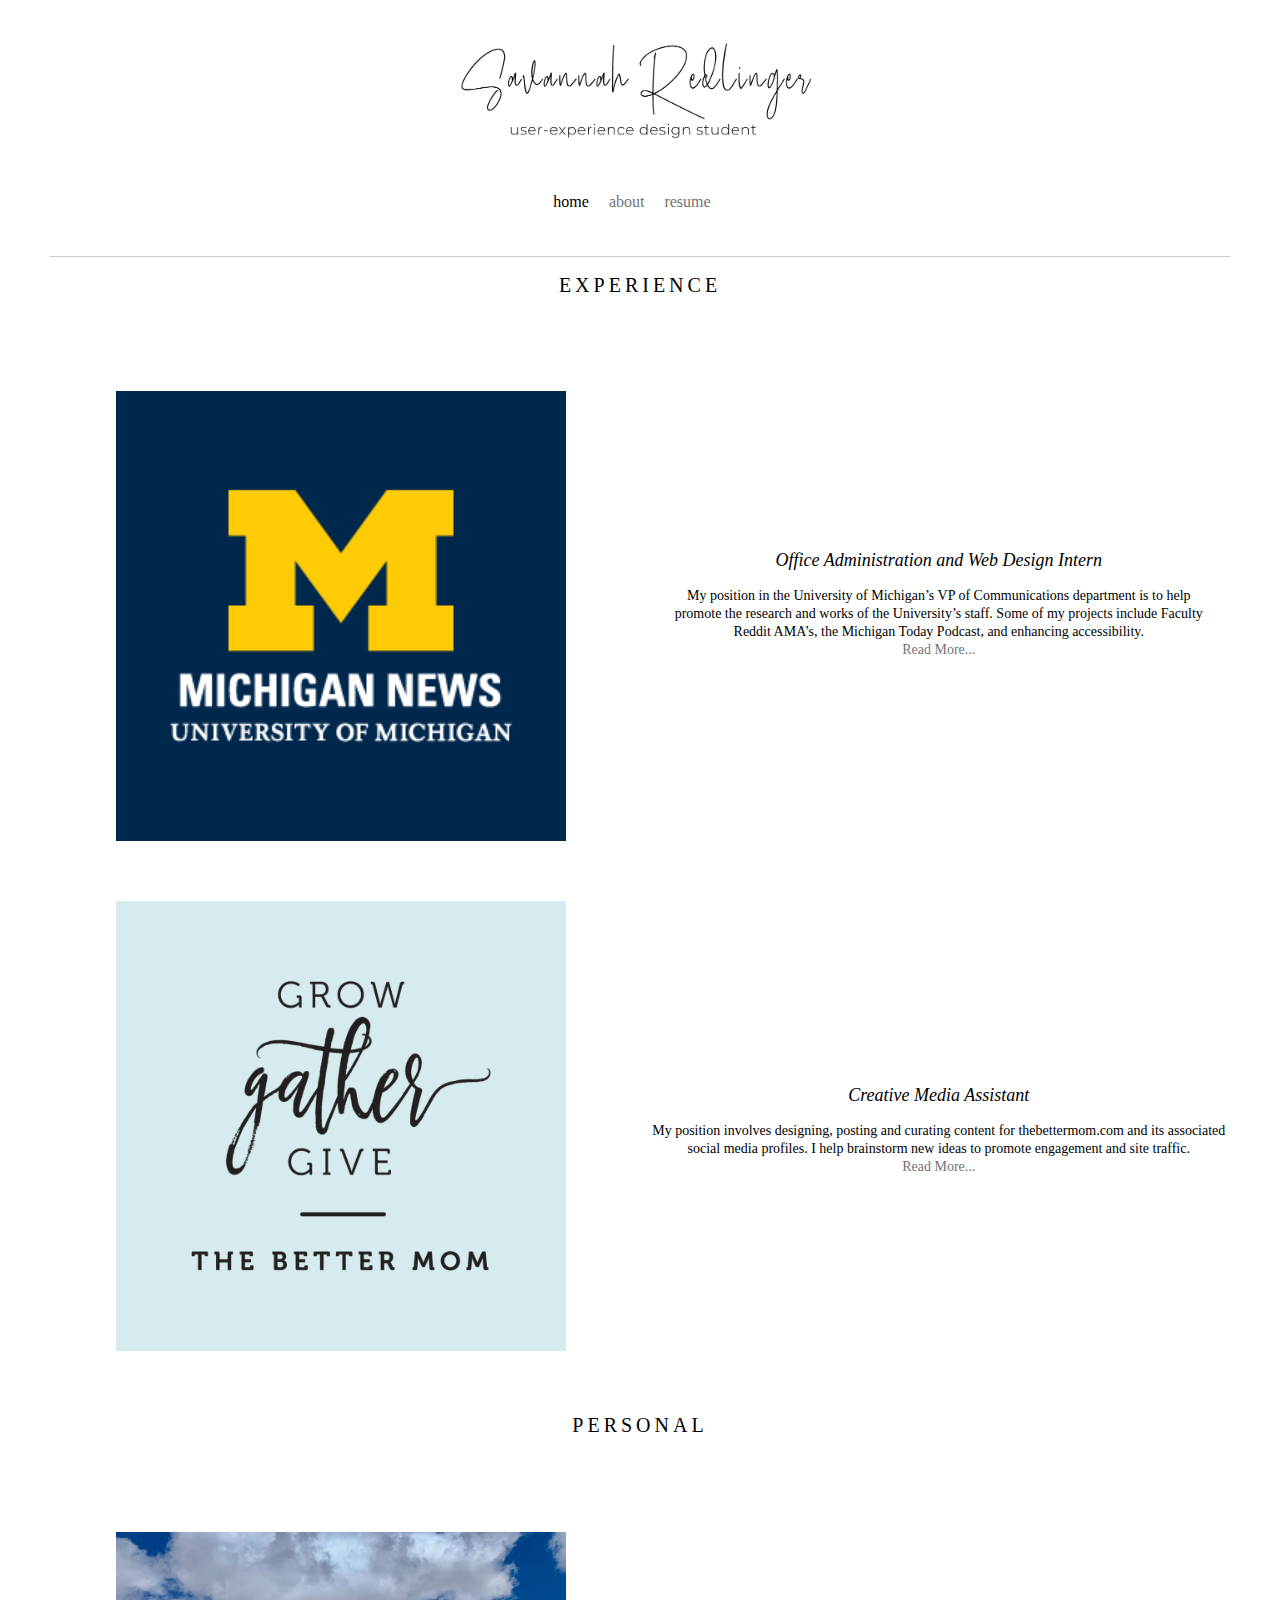
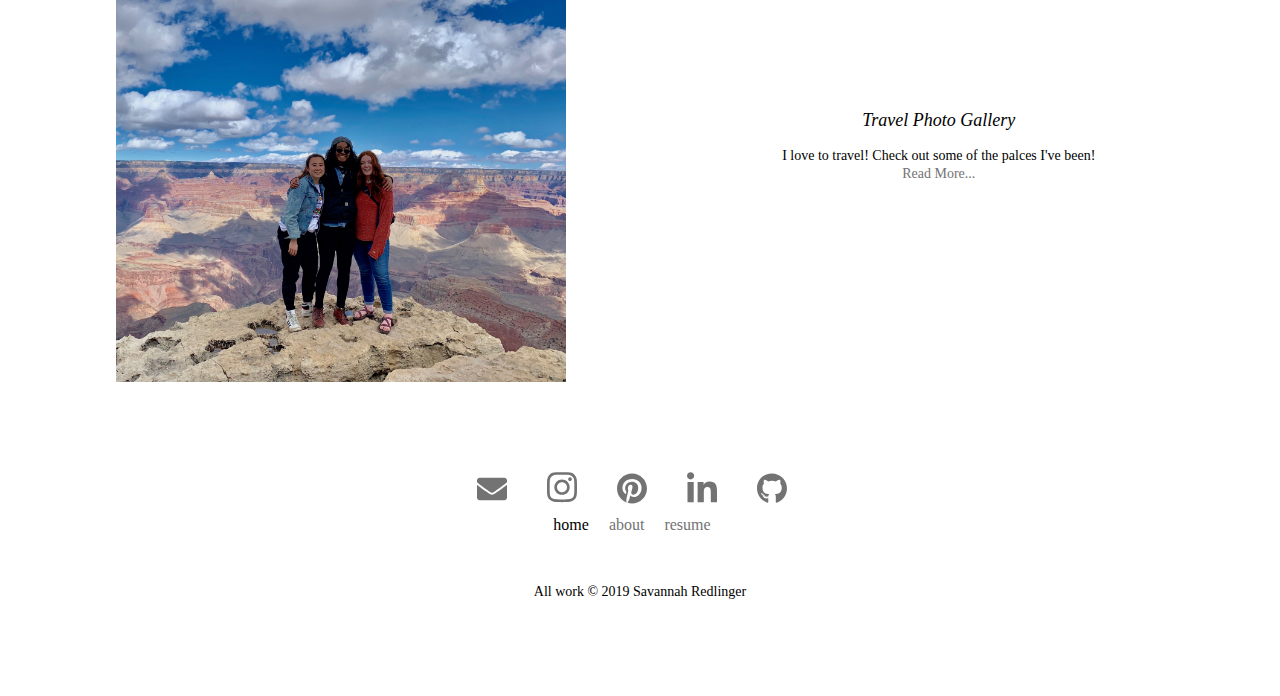
<file: index.html>
<!DOCTYPE html>
<html lang="en">
<head>
    <meta charset="UTF-8">
    <meta name="viewport" content="width=device-width, initial-scale=1.0">
    <link rel="stylesheet" type="text/css" href="css/html5reset.css">
    <link rel="stylesheet" type="text/css" href="css/style.css">
    <title> Savannah Redlinger - Home</title>
</head>
<body>
        <div class="skip"><a href="#main">Skip to Main Content</a></div>
    <div class= "container">
    <header>
        <div class = "branding"> 
                <a href="index.html" rel="home">
                    <img src="images/portfoliologo.png" alt = "savannah redlinger ux design student">
                </a>
            </div>
          
        <nav class = "top navigation">
            <ul class = "menu" >
                    <li class="menu-item is-active">
                        <a href="index.html">home</a>
                    </li>
                    <li class="menu-item">
                        <a href="about.html">about</a>
                    </li>
            
                    <li class="menu-item">
                        <a href="resume.html" >resume</a>
                    </li>
            </ul>
        </nav>
            </header>
        <br>
    <main id="main">
        <div class = "directory">
        <hr>
        <h1>EXPERIENCE</h1>
            <div class= "michnews">
            <a href="michnews.html">
                    <img src="images/michnewslogo.png" alt="Michigan News: University of Michigan">
                </a>
                <div class= "newstext">
                <h2>Office Administration and Web Design Intern</h2>
                <p>My position in the University of Michigan’s VP of Communications department is to help promote the research and works of the University’s staff. Some of my projects include Faculty Reddit AMA’s, the Michigan Today Podcast, and enhancing accessibility. <br><a href="michnews.html" > Read More...</a></p>
                </div>
            </div>
            <div class= "thebettermom">
                    <a href="thebettermom.html">
                            <img src="images/tbmlogo.png" alt="the better mom: grow, gather, give.">
                        </a>
                        <div class= "tbmtext">
                        <h2>Creative Media Assistant</h2>
                        <p>My position involves designing, posting and curating content for thebettermom.com and its associated social media profiles. I help brainstorm new ideas to promote engagement and site traffic.<br><a href="thebettermom.html" > Read More...</a></p>
                        </div>
                    </div>
        <div class = "personal">
                <h1>PERSONAL</h1>
                <div class= "diy">
                        <a href="personal.html">
                                <img src="images/canyonfront.jpeg" alt="me lauren and hannah at the grand canyon">
                            </a>
                            <div class= "diytext">
                            <h2>Travel Photo Gallery </h2>
                            <p>I love to travel! Check out some of the palces I've been! <br><a href="personal.html" > Read More...</a></p>
                            </div>
                </div>
            </div>
        </div>
    </main>

</body>
<footer class="footer cf" role="contentinfo">
        <div class="wrap wide">
    
    
          <nav class="navigation column" role="navigation">
                <ul class="social-buttons">
                        <li class="social-item"><a href="mailto:savriley@umich.edu" aria-label = "email icon"><svg class="svg-inline--fa fa-envelope fa-w-16" aria-hidden="true" data-fa-processed="" data-prefix="fas" data-icon="envelope" role="img" xmlns="http://www.w3.org/2000/svg" viewBox="0 0 512 512"><path fill="currentColor" d="M502.3 190.8c3.9-3.1 9.7-.2 9.7 4.7V400c0 26.5-21.5 48-48 48H48c-26.5 0-48-21.5-48-48V195.6c0-5 5.7-7.8 9.7-4.7 22.4 17.4 52.1 39.5 154.1 113.6 21.1 15.4 56.7 47.8 92.2 47.6 35.7.3 72-32.8 92.3-47.6 102-74.1 131.6-96.3 154-113.7zM256 320c23.2.4 56.6-29.2 73.4-41.4 132.7-96.3 142.8-104.7 173.4-128.7 5.8-4.5 9.2-11.5 9.2-18.9v-19c0-26.5-21.5-48-48-48H48C21.5 64 0 85.5 0 112v19c0 7.4 3.4 14.3 9.2 18.9 30.6 23.9 40.7 32.4 173.4 128.7 16.8 12.2 50.2 41.8 73.4 41.4z"></path></svg><!-- <i class="fas fa-envelope"></i> --></a></li>
                        <li class="social-item"><a href="https://instagram.com/savannahred11" aria-label = "instagram icon" target="_blank"><svg class="svg-inline--fa fa-instagram fa-w-14" aria-hidden="true" data-fa-processed="" data-prefix="fab" data-icon="instagram" role="img" xmlns="http://www.w3.org/2000/svg" viewBox="0 0 448 512"><path fill="currentColor" d="M224.1 141c-63.6 0-114.9 51.3-114.9 114.9s51.3 114.9 114.9 114.9S339 319.5 339 255.9 287.7 141 224.1 141zm0 189.6c-41.1 0-74.7-33.5-74.7-74.7s33.5-74.7 74.7-74.7 74.7 33.5 74.7 74.7-33.6 74.7-74.7 74.7zm146.4-194.3c0 14.9-12 26.8-26.8 26.8-14.9 0-26.8-12-26.8-26.8s12-26.8 26.8-26.8 26.8 12 26.8 26.8zm76.1 27.2c-1.7-35.9-9.9-67.7-36.2-93.9-26.2-26.2-58-34.4-93.9-36.2-37-2.1-147.9-2.1-184.9 0-35.8 1.7-67.6 9.9-93.9 36.1s-34.4 58-36.2 93.9c-2.1 37-2.1 147.9 0 184.9 1.7 35.9 9.9 67.7 36.2 93.9s58 34.4 93.9 36.2c37 2.1 147.9 2.1 184.9 0 35.9-1.7 67.7-9.9 93.9-36.2 26.2-26.2 34.4-58 36.2-93.9 2.1-37 2.1-147.8 0-184.8zM398.8 388c-7.8 19.6-22.9 34.7-42.6 42.6-29.5 11.7-99.5 9-132.1 9s-102.7 2.6-132.1-9c-19.6-7.8-34.7-22.9-42.6-42.6-11.7-29.5-9-99.5-9-132.1s-2.6-102.7 9-132.1c7.8-19.6 22.9-34.7 42.6-42.6 29.5-11.7 99.5-9 132.1-9s102.7-2.6 132.1 9c19.6 7.8 34.7 22.9 42.6 42.6 11.7 29.5 9 99.5 9 132.1s2.7 102.7-9 132.1z"></path></svg><!-- <i class="fab fa-instagram"></i> --></a></li>
                        <li class="social-item"><a href="https://www.pinterest.com/savannahred11/" aria-label = "pinterest icon" target="_blank"><svg class="svg-inline--fa fa-pinterest fa-w-16" aria-hidden="true" data-fa-processed="" data-prefix="fab" data-icon="pinterest" role="img" xmlns="http://www.w3.org/2000/svg" viewBox="0 0 496 512"><path fill="currentColor" d="M496 256c0 137-111 248-248 248-25.6 0-50.2-3.9-73.4-11.1 10.1-16.5 25.2-43.5 30.8-65 3-11.6 15.4-59 15.4-59 8.1 15.4 31.7 28.5 56.8 28.5 74.8 0 128.7-68.8 128.7-154.3 0-81.9-66.9-143.2-152.9-143.2-107 0-163.9 71.8-163.9 150.1 0 36.4 19.4 81.7 50.3 96.1 4.7 2.2 7.2 1.2 8.3-3.3.8-3.4 5-20.3 6.9-28.1.6-2.5.3-4.7-1.7-7.1-10.1-12.5-18.3-35.3-18.3-56.6 0-54.7 41.4-107.6 112-107.6 60.9 0 103.6 41.5 103.6 100.9 0 67.1-33.9 113.6-78 113.6-24.3 0-42.6-20.1-36.7-44.8 7-29.5 20.5-61.3 20.5-82.6 0-19-10.2-34.9-31.4-34.9-24.9 0-44.9 25.7-44.9 60.2 0 22 7.4 36.8 7.4 36.8s-24.5 103.8-29 123.2c-5 21.4-3 51.6-.9 71.2C65.4 450.9 0 361.1 0 256 0 119 111 8 248 8s248 111 248 248z"></path></svg><!-- <i class="fab fa-pinterest"></i> --></a></li>
                        <li class="social-item"><a href="https://www.linkedin.com/in/savannah-redlinger/" aria-label = "linkedin icon" target="_blank"><svg class="svg-inline--fa fa-linkedin-in fa-w-14" aria-hidden="true" data-fa-processed="" data-prefix="fab" data-icon="linkedin-in" role="img" xmlns="http://www.w3.org/2000/svg" viewBox="0 0 448 512"><path fill="currentColor" d="M100.3 480H7.4V180.9h92.9V480zM53.8 140.1C24.1 140.1 0 115.5 0 85.8 0 56.1 24.1 32 53.8 32c29.7 0 53.8 24.1 53.8 53.8 0 29.7-24.1 54.3-53.8 54.3zM448 480h-92.7V334.4c0-34.7-.7-79.2-48.3-79.2-48.3 0-55.7 37.7-55.7 76.7V480h-92.8V180.9h89.1v40.8h1.3c12.4-23.5 42.7-48.3 87.9-48.3 94 0 111.3 61.9 111.3 142.3V480z"></path></svg><!-- <i class="fab fa-linkedin-in"></i> --></a></li>
                        <li class="social-item"><a href="https://github.com/savannahred" aria-label = "github icon" target="_blank"><svg class="svg-inline--fa fa-github fa-w-16" aria-hidden="true" data-fa-processed="" data-prefix="fab" data-icon="github" role="img" xmlns="http://www.w3.org/2000/svg" viewBox="0 0 496 512"><path fill="currentColor" d="M165.9 397.4c0 2-2.3 3.6-5.2 3.6-3.3.3-5.6-1.3-5.6-3.6 0-2 2.3-3.6 5.2-3.6 3-.3 5.6 1.3 5.6 3.6zm-31.1-4.5c-.7 2 1.3 4.3 4.3 4.9 2.6 1 5.6 0 6.2-2s-1.3-4.3-4.3-5.2c-2.6-.7-5.5.3-6.2 2.3zm44.2-1.7c-2.9.7-4.9 2.6-4.6 4.9.3 2 2.9 3.3 5.9 2.6 2.9-.7 4.9-2.6 4.6-4.6-.3-1.9-3-3.2-5.9-2.9zM244.8 8C106.1 8 0 113.3 0 252c0 110.9 69.8 205.8 169.5 239.2 12.8 2.3 17.3-5.6 17.3-12.1 0-6.2-.3-40.4-.3-61.4 0 0-70 15-84.7-29.8 0 0-11.4-29.1-27.8-36.6 0 0-22.9-15.7 1.6-15.4 0 0 24.9 2 38.6 25.8 21.9 38.6 58.6 27.5 72.9 20.9 2.3-16 8.8-27.1 16-33.7-55.9-6.2-112.3-14.3-112.3-110.5 0-27.5 7.6-41.3 23.6-58.9-2.6-6.5-11.1-33.3 2.6-67.9 20.9-6.5 69 27 69 27 20-5.6 41.5-8.5 62.8-8.5s42.8 2.9 62.8 8.5c0 0 48.1-33.6 69-27 13.7 34.7 5.2 61.4 2.6 67.9 16 17.7 25.8 31.5 25.8 58.9 0 96.5-58.9 104.2-114.8 110.5 9.2 7.9 17 22.9 17 46.4 0 33.7-.3 75.4-.3 83.6 0 6.5 4.6 14.4 17.3 12.1C428.2 457.8 496 362.9 496 252 496 113.3 383.5 8 244.8 8zM97.2 352.9c-1.3 1-1 3.3.7 5.2 1.6 1.6 3.9 2.3 5.2 1 1.3-1 1-3.3-.7-5.2-1.6-1.6-3.9-2.3-5.2-1zm-10.8-8.1c-.7 1.3.3 2.9 2.3 3.9 1.6 1 3.6.7 4.3-.7.7-1.3-.3-2.9-2.3-3.9-2-.6-3.6-.3-4.3.7zm32.4 35.6c-1.6 1.3-1 4.3 1.3 6.2 2.3 2.3 5.2 2.6 6.5 1 1.3-1.3.7-4.3-1.3-6.2-2.2-2.3-5.2-2.6-6.5-1zm-11.4-14.7c-1.6 1-1.6 3.6 0 5.9 1.6 2.3 4.3 3.3 5.6 2.3 1.6-1.3 1.6-3.9 0-6.2-1.4-2.3-4-3.3-5.6-2z"></path></svg><!-- <i class="fab fa-github"></i> --></a></li>
                    </ul>
            <ul class = "menu" >
                    <li class="menu-item is-active">
                        <a href="index.html">home</a>
                    </li>
                    <li class="menu-item">
                            <a href="about.html">about</a>
                    </li>

                    <li class="menu-item">
                        <a href="resume.pdf" >resume</a>
                    </li>
                    </ul>
          </nav>
    
          <p class="footer-copyright">
    All work © 2019 Savannah Redlinger
          </p>
    
    
        </div>
      </footer>
</div>
</html>

</body>
</html>
</file>
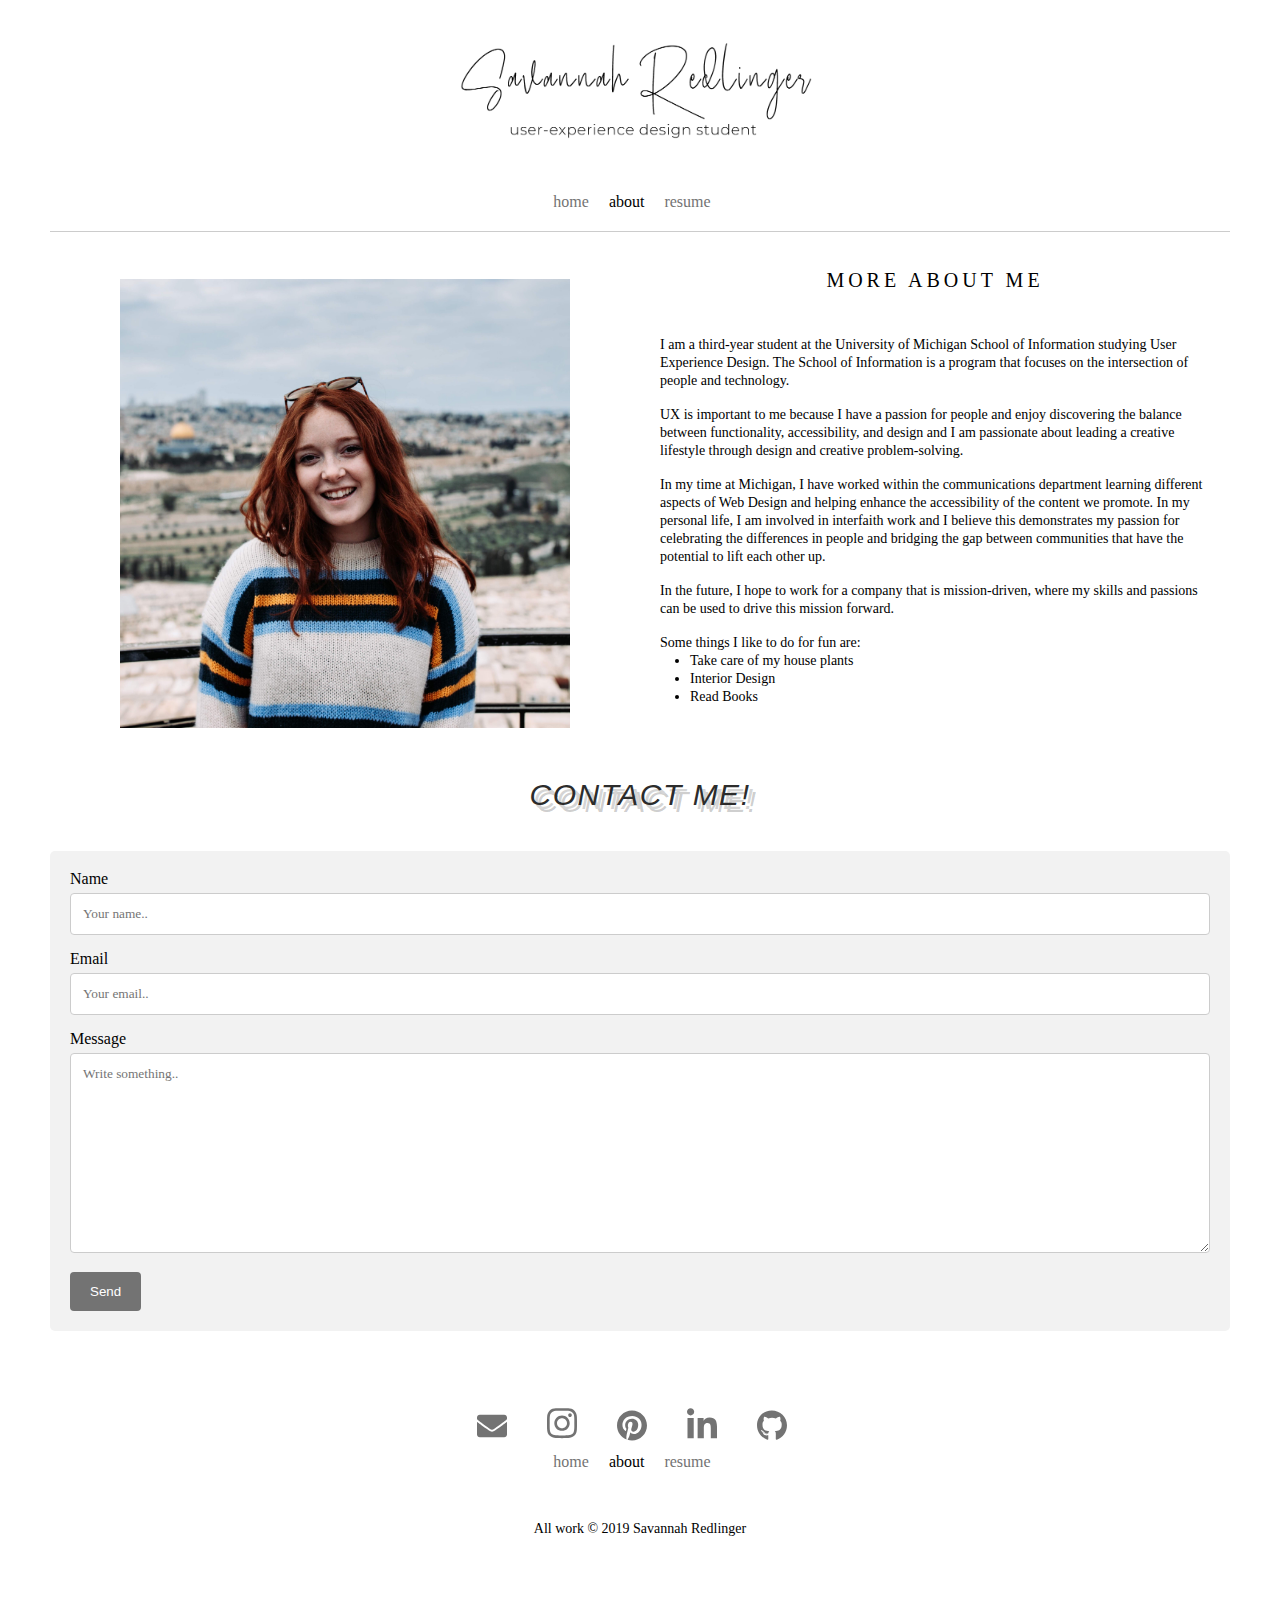
<file: about.html>
<!DOCTYPE html>
<html lang="en">
<head>
    <meta charset="UTF-8">
    <meta name="viewport" content="width=device-width, initial-scale=1.0">
    <link rel="stylesheet" type="text/css" href="css/html5reset.css">
    <link rel="stylesheet" type="text/css" href="css/aboutstyle.css">
    <title>Savannah Redlinger - About</title>
</head>
<body>
    <div class="skip"><a href="#main">Skip to Main Content</a></div>
    <div class= "container">
    <header> 
        <div class = "branding"> 
            <a href="index.html" rel="home">
                <img src="images/portfoliologo.png" alt = "savannah redlinger ux design student">
            </a>
        
        <nav class = "navigation">
            <ul class = "menu" >
                    <li class="menu-item">
                      <a href="index.html">home</a>
                    </li>
                    <li class="menu-item is-active">
                          <a href="about.html">about</a>
                    </li>

                    <li class="menu-item">
                      <a href="resume.pdf" >resume</a>
                    </li>
                  </ul>
        </nav>
    </div>
    </header>

    <br>
<main id="main">
    <hr>
    <div class = "aboutcontainer">
    
    <img src="images/me.jpeg" alt="portrait" class="headerimg">
    <div class = "abouttext">
        <h1 class="abouttitle">MORE ABOUT ME</h1>
        <p>I am a third-year student at the University of Michigan School of Information studying User Experience Design. The School of Information is a program that focuses on the intersection of people and technology. </p> <br>
        <p>UX is important to me because I have a passion for people and enjoy discovering the balance between functionality, accessibility, and design and I am passionate about leading a creative lifestyle through design and creative problem-solving. </p> <br>
        <p>In my time at Michigan, I have worked within the communications department learning different aspects of Web Design and helping enhance the accessibility of the content we promote. In my personal life, I am involved in interfaith work and I believe this demonstrates my passion for celebrating the differences in people and bridging the gap between communities that have the potential to lift each other up.</p><br>
        <p> In the future, I hope to work for a company that is mission-driven, where my skills and passions can be used to drive this mission forward.</p><br>
        <p>Some things I like to do for fun are: 
            <ul>
                <li> Take care of my house plants 
                </li>
                <li> Interior Design
                </li>
                <li>
                    Read Books
                </li>
            </ul>
        </p>
    </div>
    </div>



<h2 class = "retroshadow">Contact Me!</h2>
<div class="contact">
  <form action="https://formspree.io/mvooplwo"
  method="POST">
    <label for="fullname">Name</label>
    <input type="text" id="fname" name="fullname" placeholder="Your name.." aria-label = "insert first name">

    <label for="email">Email</label>
    <input type="email" name="_replyto" placeholder="Your email.." aria-label = "insert email">

    <label for="note">Message</label>
    <textarea id="note" name="message" placeholder="Write something.." style="height:200px"></textarea>

    <button type="submit">Send</button>
  </form>
</div>

    
</main>
</body>
<footer class="footer cf" role="contentinfo">
        <div class="wrap wide">
    
          <nav class="navigation column" role="navigation">
                <ul class="social-buttons">
                        <li class="social-item"><a href="mailto:savriley@umich.edu" aria-label = "email icon" ><svg class="svg-inline--fa fa-envelope fa-w-16" aria-hidden="true" data-fa-processed="" data-prefix="fas" data-icon="envelope" role="img" xmlns="http://www.w3.org/2000/svg" viewBox="0 0 512 512"><path fill="currentColor" d="M502.3 190.8c3.9-3.1 9.7-.2 9.7 4.7V400c0 26.5-21.5 48-48 48H48c-26.5 0-48-21.5-48-48V195.6c0-5 5.7-7.8 9.7-4.7 22.4 17.4 52.1 39.5 154.1 113.6 21.1 15.4 56.7 47.8 92.2 47.6 35.7.3 72-32.8 92.3-47.6 102-74.1 131.6-96.3 154-113.7zM256 320c23.2.4 56.6-29.2 73.4-41.4 132.7-96.3 142.8-104.7 173.4-128.7 5.8-4.5 9.2-11.5 9.2-18.9v-19c0-26.5-21.5-48-48-48H48C21.5 64 0 85.5 0 112v19c0 7.4 3.4 14.3 9.2 18.9 30.6 23.9 40.7 32.4 173.4 128.7 16.8 12.2 50.2 41.8 73.4 41.4z"></path></svg><!-- <i class="fas fa-envelope"></i> --></a></li>
                        <li class="social-item"><a href="https://instagram.com/savannahred11" aria-label = "instagram icon" target="_blank"><svg class="svg-inline--fa fa-instagram fa-w-14" aria-hidden="true" data-fa-processed="" data-prefix="fab" data-icon="instagram" role="img" xmlns="http://www.w3.org/2000/svg" viewBox="0 0 448 512"><path fill="currentColor" d="M224.1 141c-63.6 0-114.9 51.3-114.9 114.9s51.3 114.9 114.9 114.9S339 319.5 339 255.9 287.7 141 224.1 141zm0 189.6c-41.1 0-74.7-33.5-74.7-74.7s33.5-74.7 74.7-74.7 74.7 33.5 74.7 74.7-33.6 74.7-74.7 74.7zm146.4-194.3c0 14.9-12 26.8-26.8 26.8-14.9 0-26.8-12-26.8-26.8s12-26.8 26.8-26.8 26.8 12 26.8 26.8zm76.1 27.2c-1.7-35.9-9.9-67.7-36.2-93.9-26.2-26.2-58-34.4-93.9-36.2-37-2.1-147.9-2.1-184.9 0-35.8 1.7-67.6 9.9-93.9 36.1s-34.4 58-36.2 93.9c-2.1 37-2.1 147.9 0 184.9 1.7 35.9 9.9 67.7 36.2 93.9s58 34.4 93.9 36.2c37 2.1 147.9 2.1 184.9 0 35.9-1.7 67.7-9.9 93.9-36.2 26.2-26.2 34.4-58 36.2-93.9 2.1-37 2.1-147.8 0-184.8zM398.8 388c-7.8 19.6-22.9 34.7-42.6 42.6-29.5 11.7-99.5 9-132.1 9s-102.7 2.6-132.1-9c-19.6-7.8-34.7-22.9-42.6-42.6-11.7-29.5-9-99.5-9-132.1s-2.6-102.7 9-132.1c7.8-19.6 22.9-34.7 42.6-42.6 29.5-11.7 99.5-9 132.1-9s102.7-2.6 132.1 9c19.6 7.8 34.7 22.9 42.6 42.6 11.7 29.5 9 99.5 9 132.1s2.7 102.7-9 132.1z"></path></svg><!-- <i class="fab fa-instagram"></i> --></a></li>
                        <li class="social-item"><a href="https://www.pinterest.com/savannahred11/" aria-label = "pinterest icon" target="_blank"><svg class="svg-inline--fa fa-pinterest fa-w-16" aria-hidden="true" data-fa-processed="" data-prefix="fab" data-icon="pinterest" role="img" xmlns="http://www.w3.org/2000/svg" viewBox="0 0 496 512"><path fill="currentColor" d="M496 256c0 137-111 248-248 248-25.6 0-50.2-3.9-73.4-11.1 10.1-16.5 25.2-43.5 30.8-65 3-11.6 15.4-59 15.4-59 8.1 15.4 31.7 28.5 56.8 28.5 74.8 0 128.7-68.8 128.7-154.3 0-81.9-66.9-143.2-152.9-143.2-107 0-163.9 71.8-163.9 150.1 0 36.4 19.4 81.7 50.3 96.1 4.7 2.2 7.2 1.2 8.3-3.3.8-3.4 5-20.3 6.9-28.1.6-2.5.3-4.7-1.7-7.1-10.1-12.5-18.3-35.3-18.3-56.6 0-54.7 41.4-107.6 112-107.6 60.9 0 103.6 41.5 103.6 100.9 0 67.1-33.9 113.6-78 113.6-24.3 0-42.6-20.1-36.7-44.8 7-29.5 20.5-61.3 20.5-82.6 0-19-10.2-34.9-31.4-34.9-24.9 0-44.9 25.7-44.9 60.2 0 22 7.4 36.8 7.4 36.8s-24.5 103.8-29 123.2c-5 21.4-3 51.6-.9 71.2C65.4 450.9 0 361.1 0 256 0 119 111 8 248 8s248 111 248 248z"></path></svg><!-- <i class="fab fa-pinterest"></i> --></a></li>
                        <li class="social-item"><a href="https://www.linkedin.com/in/savannah-redlinger/" aria-label = "linkedin icon" target="_blank"><svg  class="svg-inline--fa fa-linkedin-in fa-w-14" aria-hidden="true" data-fa-processed="" data-prefix="fab" data-icon="linkedin-in" role="img" xmlns="http://www.w3.org/2000/svg" viewBox="0 0 448 512"><path fill="currentColor" d="M100.3 480H7.4V180.9h92.9V480zM53.8 140.1C24.1 140.1 0 115.5 0 85.8 0 56.1 24.1 32 53.8 32c29.7 0 53.8 24.1 53.8 53.8 0 29.7-24.1 54.3-53.8 54.3zM448 480h-92.7V334.4c0-34.7-.7-79.2-48.3-79.2-48.3 0-55.7 37.7-55.7 76.7V480h-92.8V180.9h89.1v40.8h1.3c12.4-23.5 42.7-48.3 87.9-48.3 94 0 111.3 61.9 111.3 142.3V480z"></path></svg><!-- <i class="fab fa-linkedin-in"></i> --></a></li>
                        <li class="social-item"><a href="https://github.com/savannahred" aria-label = "github icon" target="_blank"><svg class="svg-inline--fa fa-github fa-w-16" aria-hidden="true" data-fa-processed="" data-prefix="fab" data-icon="github" role="img" xmlns="http://www.w3.org/2000/svg" viewBox="0 0 496 512"><path fill="currentColor" d="M165.9 397.4c0 2-2.3 3.6-5.2 3.6-3.3.3-5.6-1.3-5.6-3.6 0-2 2.3-3.6 5.2-3.6 3-.3 5.6 1.3 5.6 3.6zm-31.1-4.5c-.7 2 1.3 4.3 4.3 4.9 2.6 1 5.6 0 6.2-2s-1.3-4.3-4.3-5.2c-2.6-.7-5.5.3-6.2 2.3zm44.2-1.7c-2.9.7-4.9 2.6-4.6 4.9.3 2 2.9 3.3 5.9 2.6 2.9-.7 4.9-2.6 4.6-4.6-.3-1.9-3-3.2-5.9-2.9zM244.8 8C106.1 8 0 113.3 0 252c0 110.9 69.8 205.8 169.5 239.2 12.8 2.3 17.3-5.6 17.3-12.1 0-6.2-.3-40.4-.3-61.4 0 0-70 15-84.7-29.8 0 0-11.4-29.1-27.8-36.6 0 0-22.9-15.7 1.6-15.4 0 0 24.9 2 38.6 25.8 21.9 38.6 58.6 27.5 72.9 20.9 2.3-16 8.8-27.1 16-33.7-55.9-6.2-112.3-14.3-112.3-110.5 0-27.5 7.6-41.3 23.6-58.9-2.6-6.5-11.1-33.3 2.6-67.9 20.9-6.5 69 27 69 27 20-5.6 41.5-8.5 62.8-8.5s42.8 2.9 62.8 8.5c0 0 48.1-33.6 69-27 13.7 34.7 5.2 61.4 2.6 67.9 16 17.7 25.8 31.5 25.8 58.9 0 96.5-58.9 104.2-114.8 110.5 9.2 7.9 17 22.9 17 46.4 0 33.7-.3 75.4-.3 83.6 0 6.5 4.6 14.4 17.3 12.1C428.2 457.8 496 362.9 496 252 496 113.3 383.5 8 244.8 8zM97.2 352.9c-1.3 1-1 3.3.7 5.2 1.6 1.6 3.9 2.3 5.2 1 1.3-1 1-3.3-.7-5.2-1.6-1.6-3.9-2.3-5.2-1zm-10.8-8.1c-.7 1.3.3 2.9 2.3 3.9 1.6 1 3.6.7 4.3-.7.7-1.3-.3-2.9-2.3-3.9-2-.6-3.6-.3-4.3.7zm32.4 35.6c-1.6 1.3-1 4.3 1.3 6.2 2.3 2.3 5.2 2.6 6.5 1 1.3-1.3.7-4.3-1.3-6.2-2.2-2.3-5.2-2.6-6.5-1zm-11.4-14.7c-1.6 1-1.6 3.6 0 5.9 1.6 2.3 4.3 3.3 5.6 2.3 1.6-1.3 1.6-3.9 0-6.2-1.4-2.3-4-3.3-5.6-2z"></path></svg><!-- <i class="fab fa-github"></i> --></a></li>
                    </ul>
            <ul class = "menu" >
                    <li class="menu-item">
                        <a href="index.html">home</a>
                    </li>
                    <li class="menu-item is-active">
                            <a href="about.html">about</a>
                    </li>

                    <li class="menu-item">
                        <a href="resume.pdf" >resume</a>
                    </li>
                    </ul>
          </nav>
    
          <p class="footer-copyright">
    All work © 2019 Savannah Redlinger
          </p>
    
    
        </div>
      </footer>
</div>
</html>
</file>
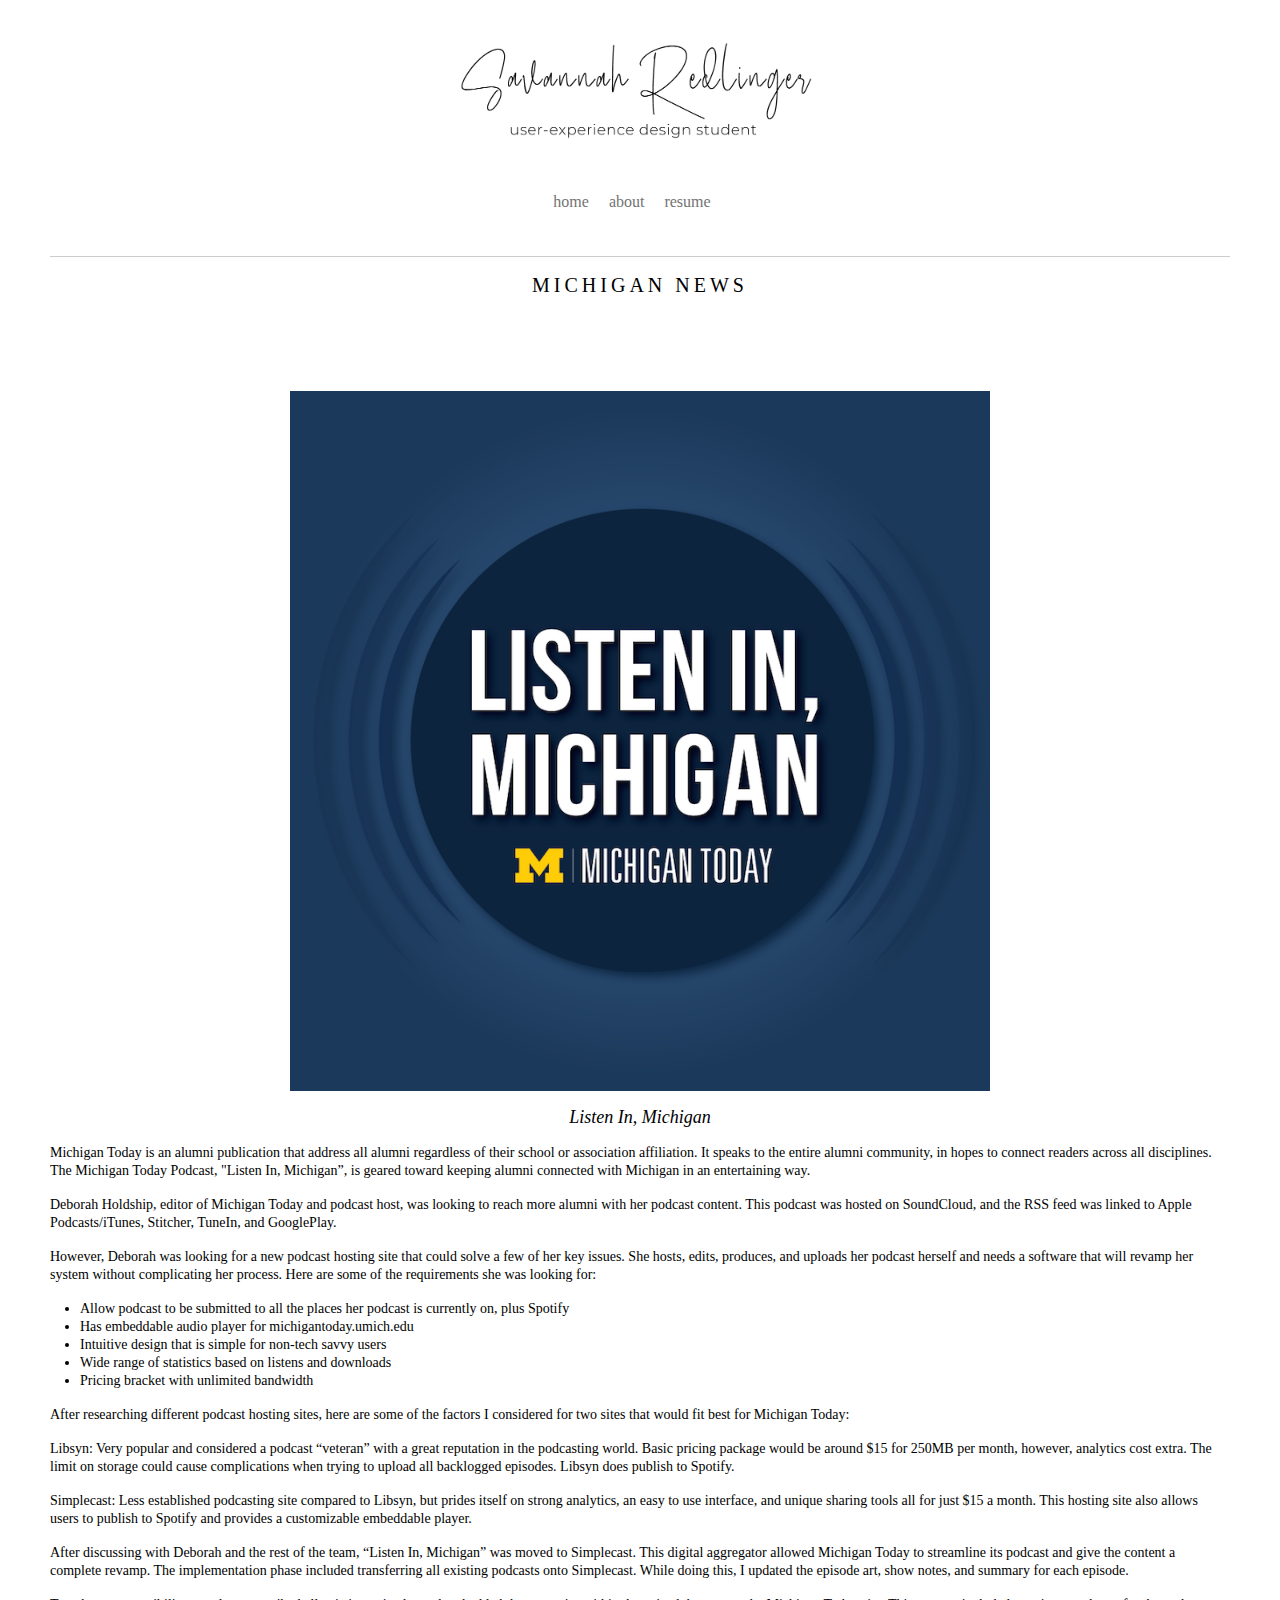
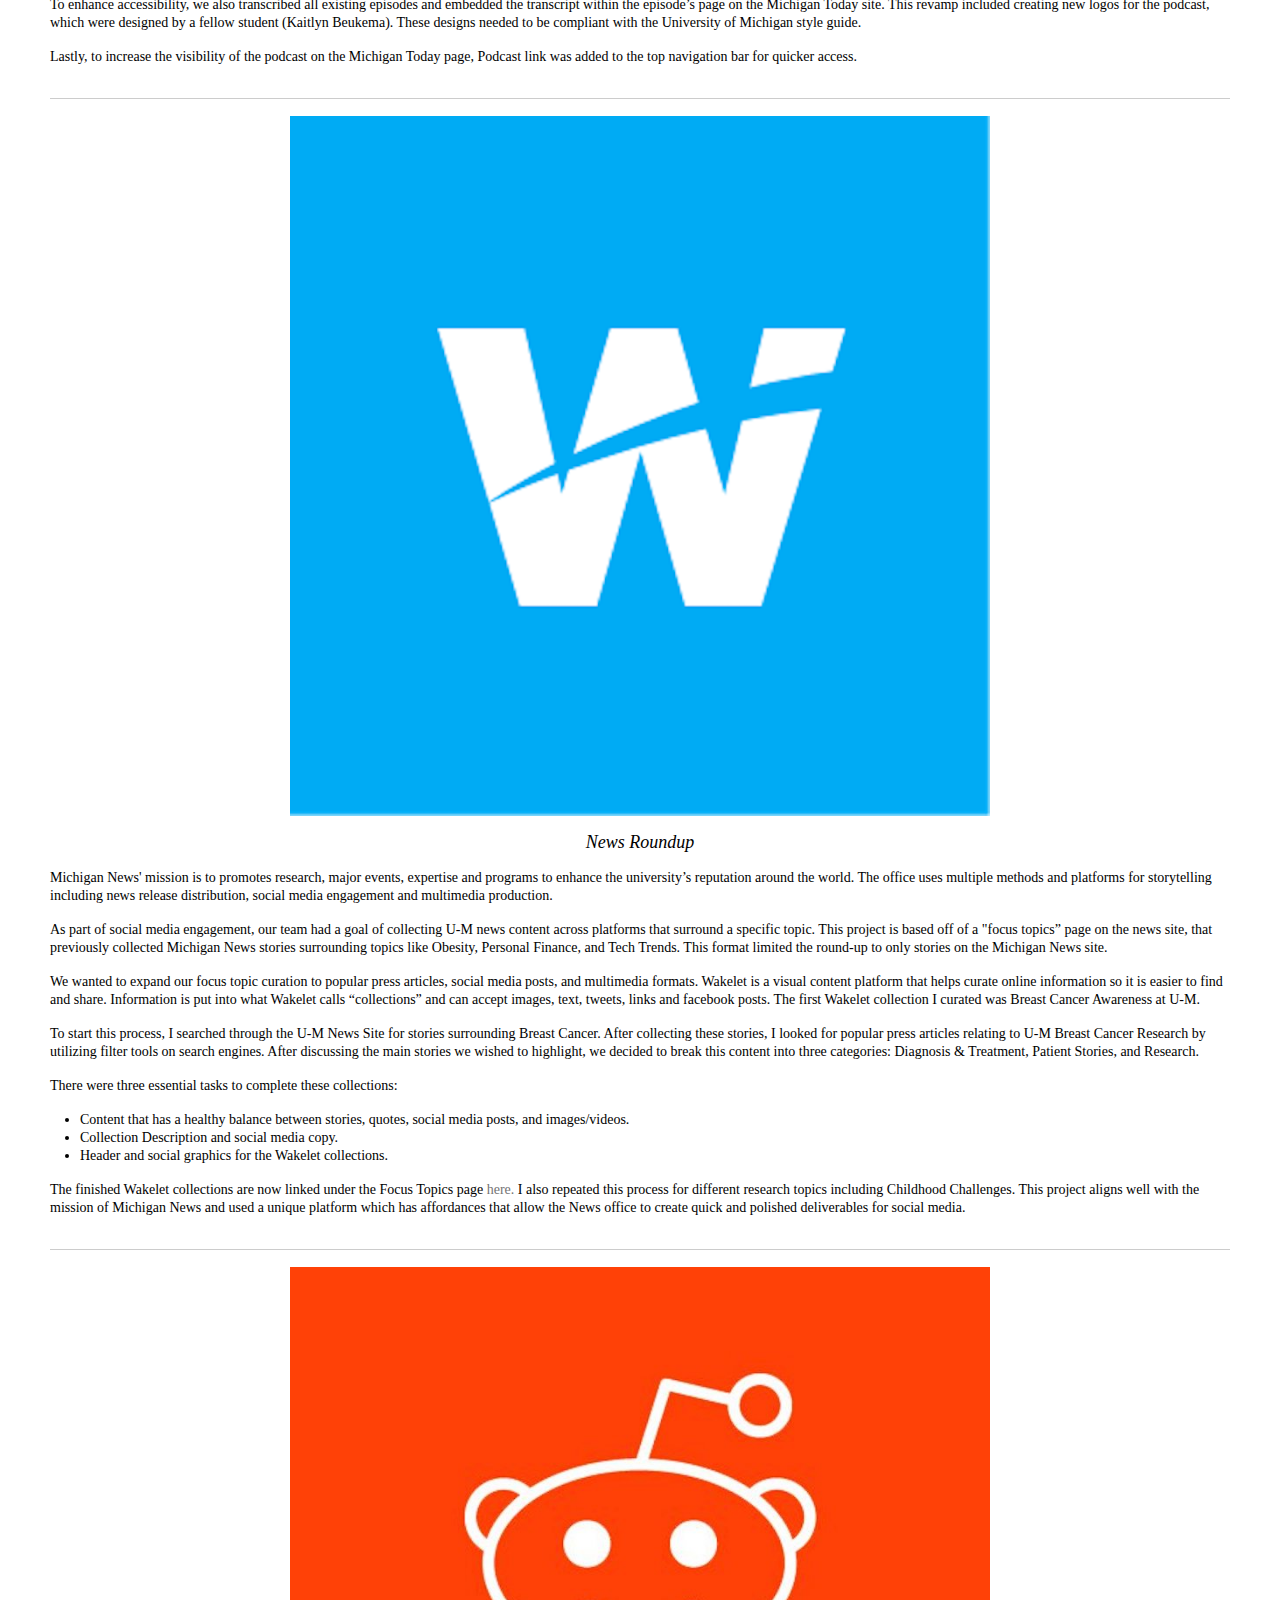
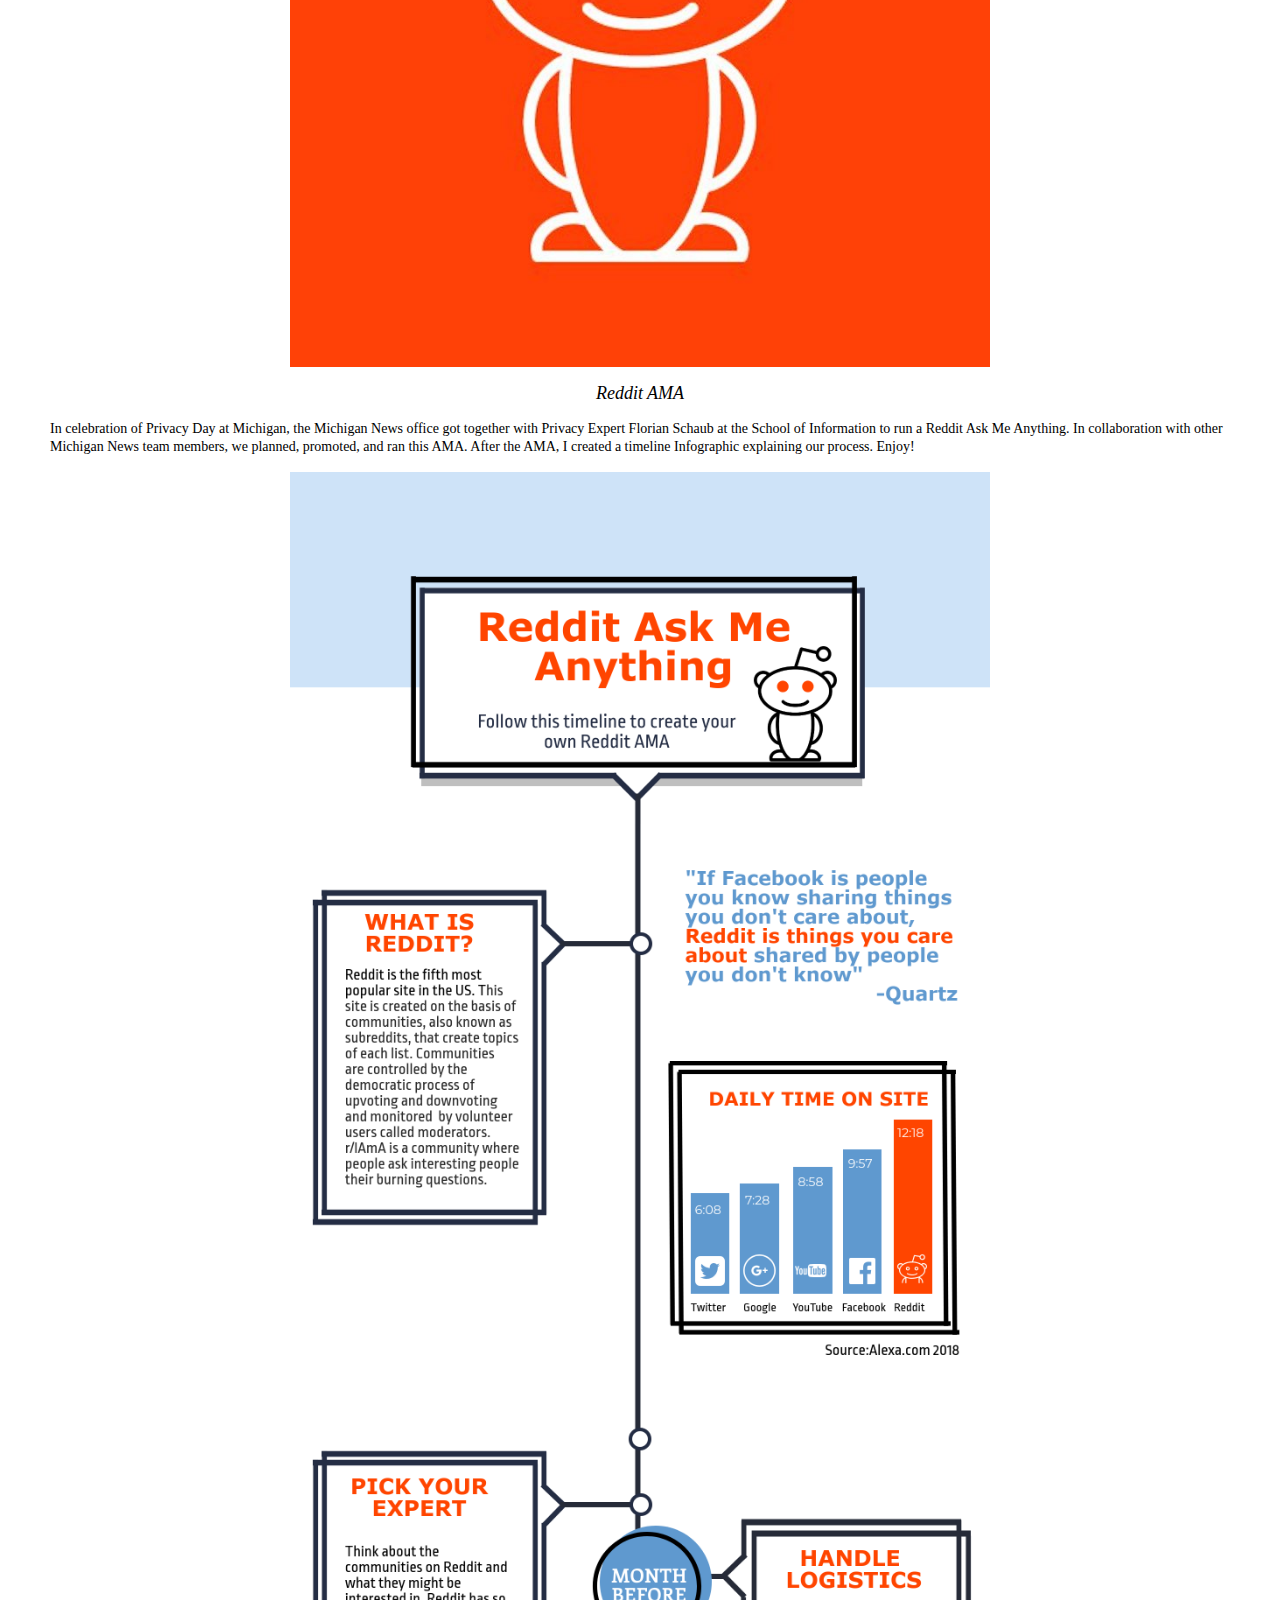
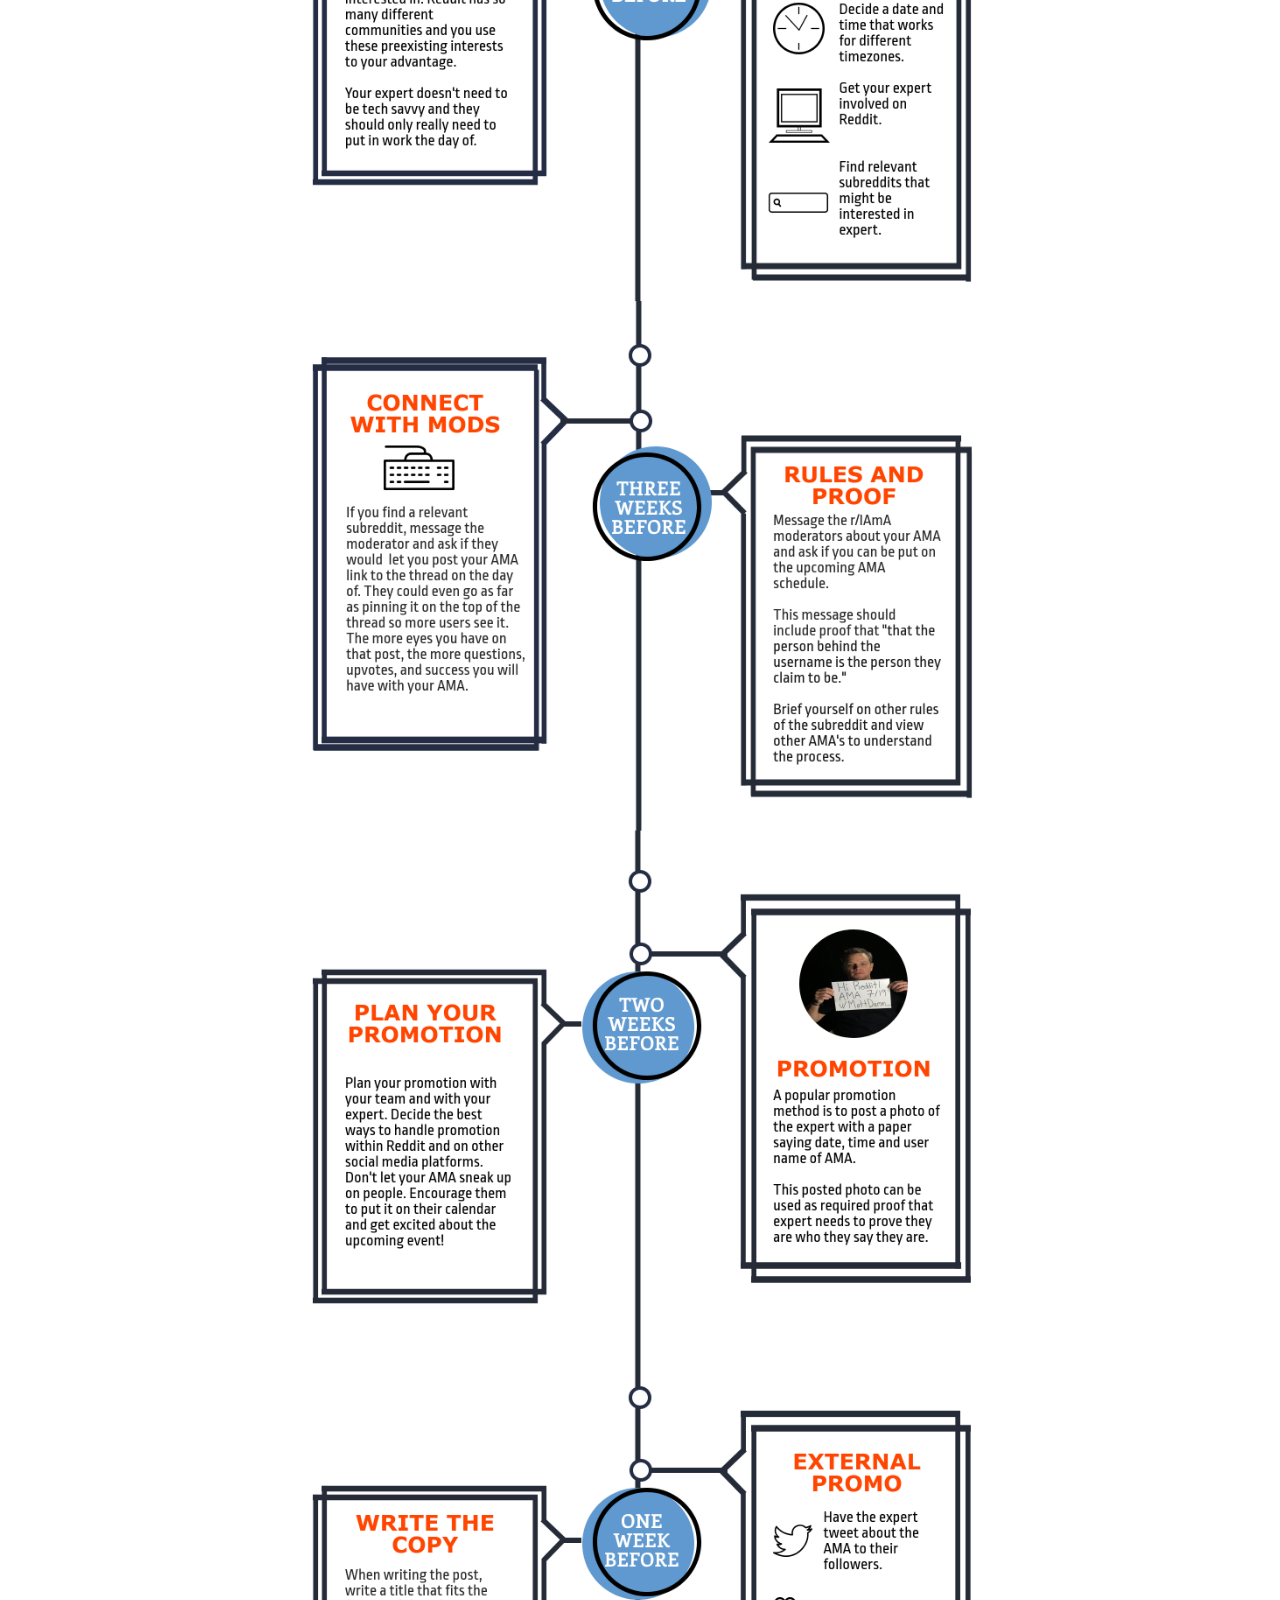
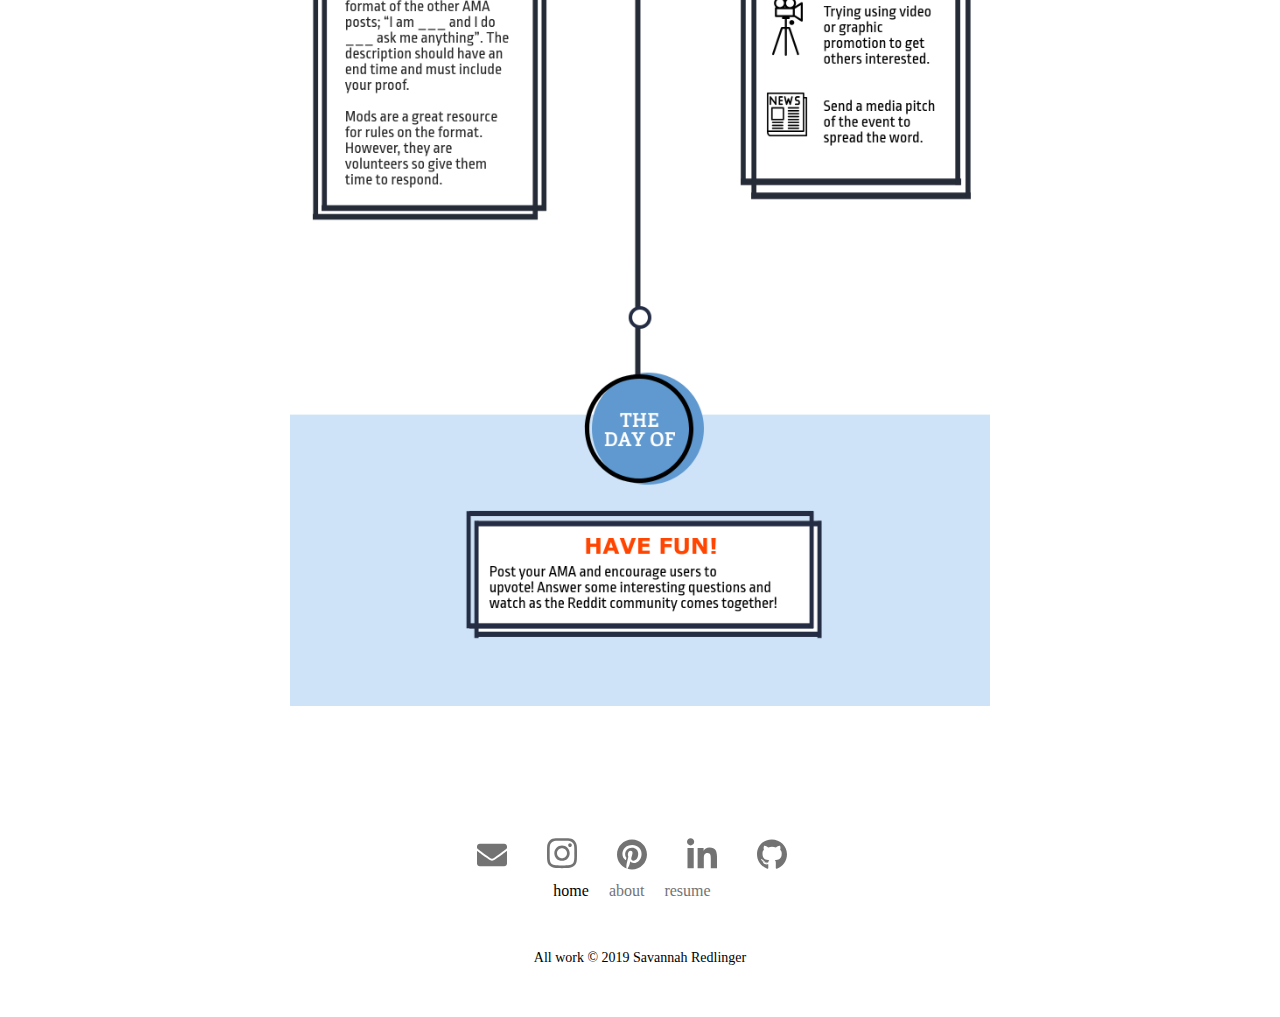
<file: michnews.html>
<!DOCTYPE html>
<html lang="en">
<head>
    <meta charset="UTF-8">
    <meta name="viewport" content="width=device-width, initial-scale=1.0">
    <link rel="stylesheet" type="text/css" href="css/html5reset.css">
    <link rel="stylesheet" type="text/css" href="css/style.css">
    <title> Savannah Redlinger - Michigan News</title>
</head>
<body>
    <div class="skip"><a href="#main">Skip to Main Content</a></div>
    <div class= "container">
    <header>
        <div class = "branding"> 
                <a href="index.html" rel="home">
                    <img src="images/portfoliologo.png" alt = "savannah redlinger ux design student">
                </a>
            </div>
          
        <nav class = "top navigation">
            <ul class = "menu" >
                    <li class="menu-item">
                        <a href="index.html">home</a>
                    </li>
                    <li class="menu-item">
                        <a href="about.html">about</a>
                    </li>
            
                    <li class="menu-item">
                        <a href="resume.html" >resume</a>
                    </li>
            </ul>
        </nav>
            </header>
        <br>
    <main id="main">
         <hr>
         <h1 class = title>MICHIGAN NEWS</h1>
        <div class = "all">
        
      <div class = "michigantoday">
            <img src="images/listeninlogo.png" alt= "Listen In Michigan, Michigan Today Logo">
            <h2>Listen In, Michigan</h2>
      <div class = "podcastbody">
        <p>Michigan Today is an alumni publication that address all alumni regardless of their school or association affiliation. 
            It speaks to the entire alumni community, in hopes to connect readers across all disciplines. The Michigan Today Podcast, "Listen In, Michigan”, 
            is geared toward keeping alumni connected with Michigan in an entertaining way. </p>
            <br>
            <p>Deborah Holdship, editor of Michigan Today and podcast host, was looking to reach more alumni with her podcast content. This podcast was hosted on SoundCloud, and the RSS feed was linked to Apple Podcasts/iTunes, Stitcher, TuneIn, and GooglePlay. </p>
           <br>
            <p>However, Deborah was looking for a new podcast hosting site that could solve a few of her key issues. She hosts, edits, produces, and uploads her podcast herself and needs a software that will revamp her system without complicating her process. 
            Here are some of the requirements she was looking for:</p> <br>
        <ul>
            <li>Allow podcast to be submitted to all the places her podcast is currently on, plus Spotify</li>
            <li>Has embeddable audio player for michigantoday.umich.edu</li>
            <li>Intuitive design that is simple for non-tech savvy users</li>
            <li>Wide range of statistics based on listens and downloads</li>
            <li>Pricing bracket with unlimited bandwidth</li>
        </ul><br>
        <p>After researching different podcast hosting sites, here are some of the factors I considered for two sites that would fit best for Michigan Today:</p> <br>
        <p class= "Libsyn">Libsyn: Very popular and considered a podcast “veteran” with a great reputation in the podcasting world. Basic pricing package would be around $15 for 250MB per month, however, analytics cost extra. The limit on storage could cause complications when trying to upload all backlogged episodes. Libsyn does publish to Spotify.</p> <br>
        <p class= "Simplecast">Simplecast: Less established podcasting site compared to Libsyn, but prides itself on strong analytics, an easy to use interface, and unique sharing tools all for just $15 a month. This hosting site also allows users to publish to Spotify and provides a customizable embeddable player. </p> <br>
        <p>After discussing with Deborah and the rest of the team, “Listen In, Michigan” was moved to Simplecast. This digital aggregator allowed Michigan Today to streamline its podcast and give the content a complete revamp. The implementation phase included transferring all existing podcasts onto Simplecast. While doing this, I updated the episode art, show notes, and summary for each episode. </p> <br>
        <p>To enhance accessibility, we also transcribed all existing episodes and embedded the transcript within the episode’s page on the  Michigan Today site. This revamp included creating new logos for the podcast, which were designed by a fellow student (Kaitlyn Beukema). These designs needed to be compliant with the University of Michigan style guide.</p> <br>
        <p>Lastly, to increase the visibility of the podcast on the Michigan Today page, Podcast link was added to the top navigation bar for quicker access.</p> <br>
    </div>
    </div>
    <hr>
    <div class = "wakeletroundups">
        <img src="images/wakeletlogo.png" alt= "wakelet logo">
        <h2>News Roundup</h2>

        <p>Michigan News' mission is to promotes research, major events, expertise and programs to enhance the university’s reputation around the world. The office uses multiple methods and platforms for storytelling including news release distribution, social media engagement and multimedia production.</p> <br>
        <p>As part of social media engagement, our team had a goal of collecting U-M news content across platforms that surround a specific topic. This project is based off of a "focus topics” page on the news site, that previously collected Michigan News stories surrounding topics like Obesity, Personal Finance, and Tech Trends. This format limited the round-up to only stories on the Michigan News site. </p> <br>
        <p>We wanted to expand our focus topic curation to popular press articles, social media posts, and multimedia formats. Wakelet is a visual content platform that helps curate online information so it is easier to find and share. Information is put into what Wakelet calls “collections” and can accept images, text, tweets, links and facebook posts. The first Wakelet collection I curated was Breast Cancer Awareness at U-M.</p> <br>
        <p>To start this process, I searched through the U-M News Site for stories surrounding Breast Cancer. After collecting these stories, I looked for popular press articles relating to U-M Breast Cancer Research by utilizing filter tools on search engines. After discussing the main stories we wished to highlight, we decided to break this content into three categories: Diagnosis & Treatment, Patient Stories, and Research. </p> <br>
        <p>There were three essential tasks to complete these collections: </p> <br>
            <ul>
                <li>Content that has a healthy balance between stories, quotes, social media posts, and images/videos.</li>
                <li>Collection Description and social media copy.</li>
                <li>Header and social graphics for the Wakelet collections.</li>
            </ul><br>
        
        <p>The finished Wakelet collections are now linked under the Focus Topics page <a href= "https://news.umich.edu/focus-topics/" rel=michnewsfocus> here.</a> I also repeated this process for different research topics including Childhood Challenges. This project aligns well with the mission of Michigan News and used a unique platform which has affordances that allow the News office to create quick and polished deliverables for social media.  </p><br>
    </div>
    <hr>
    <div class = "redditAMA">
        <img src="images/redditlogo.jpg" alt = "reddit logo">

    </div class = "redditbody">
        <h2>Reddit AMA</h2>

        <p>In celebration of Privacy Day at Michigan, the Michigan News office got together with Privacy Expert Florian Schaub at the School of Information to run a Reddit Ask Me Anything. In collaboration with other Michigan News team members, we planned, promoted, and ran this AMA. After the AMA, I created a timeline Infographic explaining our process. Enjoy!</p> <br>

        <img src = "images/redditgraphic.png" alt = "Reddit Ask Me Anything Timeline Infographic ">
    </div>
</div>
</div>
    </main>

</body>
<footer class="footer cf" role="contentinfo">
        <div class="wrap wide">
    
    
          <nav class="navigation column" role="navigation">
                <ul class="social-buttons">
                        <li class="social-item"><a href="mailto:savriley@umich.edu" aria-label = "email icon"><svg class="svg-inline--fa fa-envelope fa-w-16" aria-hidden="true" data-fa-processed="" data-prefix="fas" data-icon="envelope" role="img" xmlns="http://www.w3.org/2000/svg" viewBox="0 0 512 512"><path fill="currentColor" d="M502.3 190.8c3.9-3.1 9.7-.2 9.7 4.7V400c0 26.5-21.5 48-48 48H48c-26.5 0-48-21.5-48-48V195.6c0-5 5.7-7.8 9.7-4.7 22.4 17.4 52.1 39.5 154.1 113.6 21.1 15.4 56.7 47.8 92.2 47.6 35.7.3 72-32.8 92.3-47.6 102-74.1 131.6-96.3 154-113.7zM256 320c23.2.4 56.6-29.2 73.4-41.4 132.7-96.3 142.8-104.7 173.4-128.7 5.8-4.5 9.2-11.5 9.2-18.9v-19c0-26.5-21.5-48-48-48H48C21.5 64 0 85.5 0 112v19c0 7.4 3.4 14.3 9.2 18.9 30.6 23.9 40.7 32.4 173.4 128.7 16.8 12.2 50.2 41.8 73.4 41.4z"></path></svg><!-- <i class="fas fa-envelope"></i> --></a></li>
                        <li class="social-item"><a href="https://instagram.com/savannahred11" aria-label = "instagram icon" target="_blank"><svg class="svg-inline--fa fa-instagram fa-w-14" aria-hidden="true" data-fa-processed="" data-prefix="fab" data-icon="instagram" role="img" xmlns="http://www.w3.org/2000/svg" viewBox="0 0 448 512"><path fill="currentColor" d="M224.1 141c-63.6 0-114.9 51.3-114.9 114.9s51.3 114.9 114.9 114.9S339 319.5 339 255.9 287.7 141 224.1 141zm0 189.6c-41.1 0-74.7-33.5-74.7-74.7s33.5-74.7 74.7-74.7 74.7 33.5 74.7 74.7-33.6 74.7-74.7 74.7zm146.4-194.3c0 14.9-12 26.8-26.8 26.8-14.9 0-26.8-12-26.8-26.8s12-26.8 26.8-26.8 26.8 12 26.8 26.8zm76.1 27.2c-1.7-35.9-9.9-67.7-36.2-93.9-26.2-26.2-58-34.4-93.9-36.2-37-2.1-147.9-2.1-184.9 0-35.8 1.7-67.6 9.9-93.9 36.1s-34.4 58-36.2 93.9c-2.1 37-2.1 147.9 0 184.9 1.7 35.9 9.9 67.7 36.2 93.9s58 34.4 93.9 36.2c37 2.1 147.9 2.1 184.9 0 35.9-1.7 67.7-9.9 93.9-36.2 26.2-26.2 34.4-58 36.2-93.9 2.1-37 2.1-147.8 0-184.8zM398.8 388c-7.8 19.6-22.9 34.7-42.6 42.6-29.5 11.7-99.5 9-132.1 9s-102.7 2.6-132.1-9c-19.6-7.8-34.7-22.9-42.6-42.6-11.7-29.5-9-99.5-9-132.1s-2.6-102.7 9-132.1c7.8-19.6 22.9-34.7 42.6-42.6 29.5-11.7 99.5-9 132.1-9s102.7-2.6 132.1 9c19.6 7.8 34.7 22.9 42.6 42.6 11.7 29.5 9 99.5 9 132.1s2.7 102.7-9 132.1z"></path></svg><!-- <i class="fab fa-instagram"></i> --></a></li>
                        <li class="social-item"><a href="https://www.pinterest.com/savannahred11/" aria-label = "pinterest icon" target="_blank"><svg class="svg-inline--fa fa-pinterest fa-w-16" aria-hidden="true" data-fa-processed="" data-prefix="fab" data-icon="pinterest" role="img" xmlns="http://www.w3.org/2000/svg" viewBox="0 0 496 512"><path fill="currentColor" d="M496 256c0 137-111 248-248 248-25.6 0-50.2-3.9-73.4-11.1 10.1-16.5 25.2-43.5 30.8-65 3-11.6 15.4-59 15.4-59 8.1 15.4 31.7 28.5 56.8 28.5 74.8 0 128.7-68.8 128.7-154.3 0-81.9-66.9-143.2-152.9-143.2-107 0-163.9 71.8-163.9 150.1 0 36.4 19.4 81.7 50.3 96.1 4.7 2.2 7.2 1.2 8.3-3.3.8-3.4 5-20.3 6.9-28.1.6-2.5.3-4.7-1.7-7.1-10.1-12.5-18.3-35.3-18.3-56.6 0-54.7 41.4-107.6 112-107.6 60.9 0 103.6 41.5 103.6 100.9 0 67.1-33.9 113.6-78 113.6-24.3 0-42.6-20.1-36.7-44.8 7-29.5 20.5-61.3 20.5-82.6 0-19-10.2-34.9-31.4-34.9-24.9 0-44.9 25.7-44.9 60.2 0 22 7.4 36.8 7.4 36.8s-24.5 103.8-29 123.2c-5 21.4-3 51.6-.9 71.2C65.4 450.9 0 361.1 0 256 0 119 111 8 248 8s248 111 248 248z"></path></svg><!-- <i class="fab fa-pinterest"></i> --></a></li>
                        <li class="social-item"><a href="https://www.linkedin.com/in/savannah-redlinger/" aria-label = "linkedin icon" target="_blank"><svg class="svg-inline--fa fa-linkedin-in fa-w-14" aria-hidden="true" data-fa-processed="" data-prefix="fab" data-icon="linkedin-in" role="img" xmlns="http://www.w3.org/2000/svg" viewBox="0 0 448 512"><path fill="currentColor" d="M100.3 480H7.4V180.9h92.9V480zM53.8 140.1C24.1 140.1 0 115.5 0 85.8 0 56.1 24.1 32 53.8 32c29.7 0 53.8 24.1 53.8 53.8 0 29.7-24.1 54.3-53.8 54.3zM448 480h-92.7V334.4c0-34.7-.7-79.2-48.3-79.2-48.3 0-55.7 37.7-55.7 76.7V480h-92.8V180.9h89.1v40.8h1.3c12.4-23.5 42.7-48.3 87.9-48.3 94 0 111.3 61.9 111.3 142.3V480z"></path></svg><!-- <i class="fab fa-linkedin-in"></i> --></a></li>
                        <li class="social-item"><a href="https://github.com/savannahred" aria-label = "github icon" target="_blank"><svg class="svg-inline--fa fa-github fa-w-16" aria-hidden="true" data-fa-processed="" data-prefix="fab" data-icon="github" role="img" xmlns="http://www.w3.org/2000/svg" viewBox="0 0 496 512"><path fill="currentColor" d="M165.9 397.4c0 2-2.3 3.6-5.2 3.6-3.3.3-5.6-1.3-5.6-3.6 0-2 2.3-3.6 5.2-3.6 3-.3 5.6 1.3 5.6 3.6zm-31.1-4.5c-.7 2 1.3 4.3 4.3 4.9 2.6 1 5.6 0 6.2-2s-1.3-4.3-4.3-5.2c-2.6-.7-5.5.3-6.2 2.3zm44.2-1.7c-2.9.7-4.9 2.6-4.6 4.9.3 2 2.9 3.3 5.9 2.6 2.9-.7 4.9-2.6 4.6-4.6-.3-1.9-3-3.2-5.9-2.9zM244.8 8C106.1 8 0 113.3 0 252c0 110.9 69.8 205.8 169.5 239.2 12.8 2.3 17.3-5.6 17.3-12.1 0-6.2-.3-40.4-.3-61.4 0 0-70 15-84.7-29.8 0 0-11.4-29.1-27.8-36.6 0 0-22.9-15.7 1.6-15.4 0 0 24.9 2 38.6 25.8 21.9 38.6 58.6 27.5 72.9 20.9 2.3-16 8.8-27.1 16-33.7-55.9-6.2-112.3-14.3-112.3-110.5 0-27.5 7.6-41.3 23.6-58.9-2.6-6.5-11.1-33.3 2.6-67.9 20.9-6.5 69 27 69 27 20-5.6 41.5-8.5 62.8-8.5s42.8 2.9 62.8 8.5c0 0 48.1-33.6 69-27 13.7 34.7 5.2 61.4 2.6 67.9 16 17.7 25.8 31.5 25.8 58.9 0 96.5-58.9 104.2-114.8 110.5 9.2 7.9 17 22.9 17 46.4 0 33.7-.3 75.4-.3 83.6 0 6.5 4.6 14.4 17.3 12.1C428.2 457.8 496 362.9 496 252 496 113.3 383.5 8 244.8 8zM97.2 352.9c-1.3 1-1 3.3.7 5.2 1.6 1.6 3.9 2.3 5.2 1 1.3-1 1-3.3-.7-5.2-1.6-1.6-3.9-2.3-5.2-1zm-10.8-8.1c-.7 1.3.3 2.9 2.3 3.9 1.6 1 3.6.7 4.3-.7.7-1.3-.3-2.9-2.3-3.9-2-.6-3.6-.3-4.3.7zm32.4 35.6c-1.6 1.3-1 4.3 1.3 6.2 2.3 2.3 5.2 2.6 6.5 1 1.3-1.3.7-4.3-1.3-6.2-2.2-2.3-5.2-2.6-6.5-1zm-11.4-14.7c-1.6 1-1.6 3.6 0 5.9 1.6 2.3 4.3 3.3 5.6 2.3 1.6-1.3 1.6-3.9 0-6.2-1.4-2.3-4-3.3-5.6-2z"></path></svg><!-- <i class="fab fa-github"></i> --></a></li>
                    </ul>
            <ul class = "menu" >
                    <li class="menu-item is-active">
                        <a href="index.html">home</a>
                    </li>
                    <li class="menu-item">
                            <a href="about.html">about</a>
                    </li>

                    <li class="menu-item">
                        <a href="resume.pdf" >resume</a>
                    </li>
                    </ul>
          </nav>
    
          <p class="footer-copyright">
    All work © 2019 Savannah Redlinger
          </p>
    
    
        </div>
      </footer>
</div>
</html>

</body>
</html>
</file>
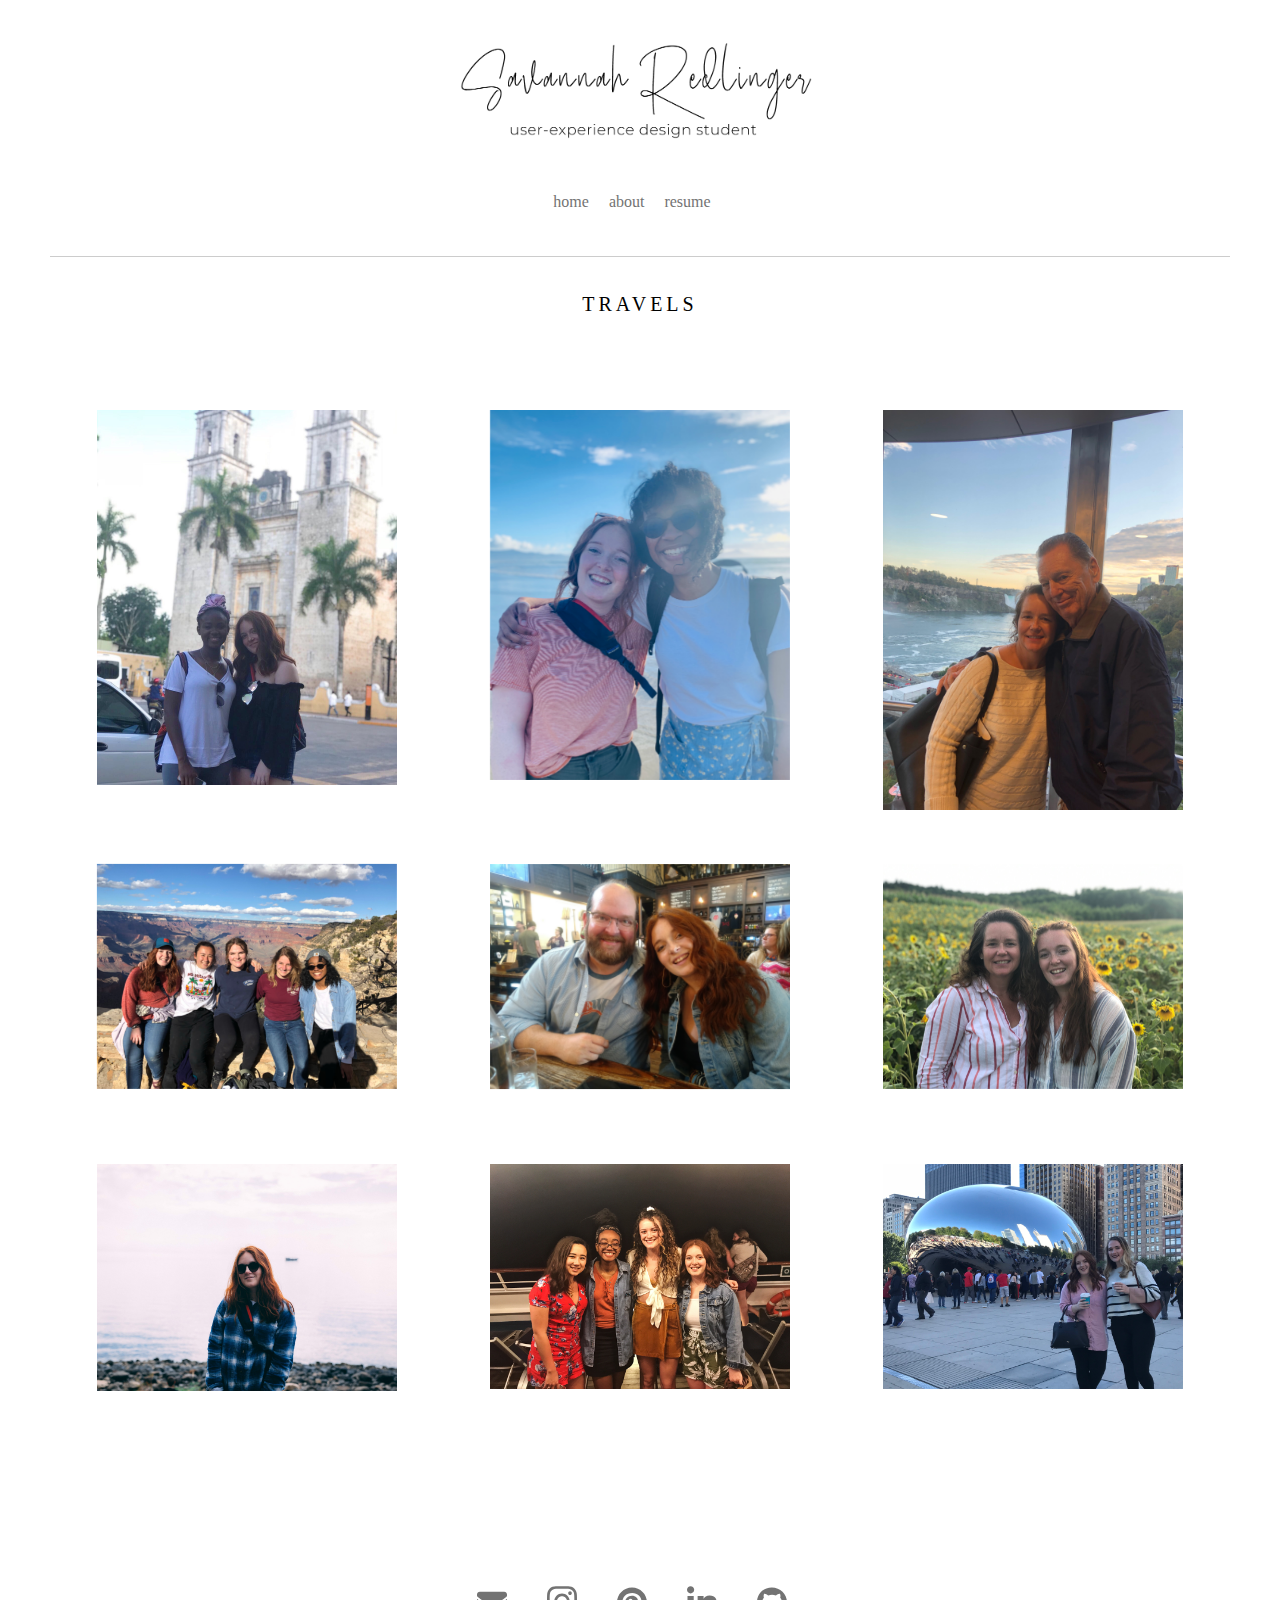
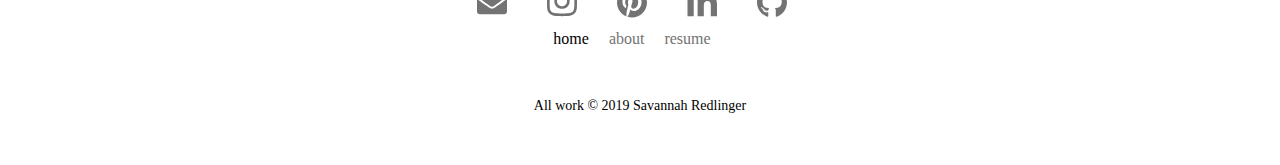
<file: personal.html>
<!DOCTYPE html>
<html lang="en">
<head>
    <meta charset="UTF-8">
    <meta name="viewport" content="width=device-width, initial-scale=1.0">
    <link rel="stylesheet" type="text/css" href="css/html5reset.css">
    <link rel="stylesheet" type="text/css" href="css/style.css">
    <title> Savannah Redlinger - Personal</title>
</head>
<body>
    <div class="skip"><a href="#main">Skip to Main Content</a></div>
    <div class= "container">
    <header>
        <div class = "branding"> 
                <a href="index.html" rel="home">
                    <img src="images/portfoliologo.png" alt = "savannah redlinger ux design student">
                </a>
            </div>
          
        <nav class = "top navigation">
            <ul class = "menu" >
                    <li class="menu-item">
                        <a href="index.html">home</a>
                    </li>
                    <li class="menu-item">
                        <a href="about.html">about</a>
                    </li>
            
                    <li class="menu-item">
                        <a href="resume.html" >resume</a>
                    </li>
            </ul>
        </nav>
            </header>
        <br>
    <main id="main">
    <div class = "all">
        <hr>
        <!-- <h1>DIY FURNITURE FLIP</h1>
        <div class= "diy">
                <img src="images/diy2.png" alt="DIY cabinet makeover">
            <h2>Makeup Cabinet</h2>
            <p>insert diy text here</p> -->
            <h1>TRAVELS</h1>
            <div class= "travelphotos">
                <div class="flip-card">
                    <div class="flip-card-inner">
                      <div class="flip-card-front">
                        <img src="images/mexico.JPG" alt="Valladolid, Mexico: Me and my friend.">
                      </div>
                      <div class="flip-card-back">
                        <h2>Valladolid, Mexico</h2>
                        <p>Summer 2018</p>
                        <p>Me + Mya Exploring the City</p>
                      </div>
                    </div>
                  </div>
                  <div class="flip-card">
                    <div class="flip-card-inner">
                      <div class="flip-card-front">
                        <img src="images/baja.JPG" alt="Baja with Lauren.">
                      </div>
                      <div class="flip-card-back">
                        <h2>Baja California, Mexico</h2>
                        <p>Spring Break 2019</p>
                        <p>Me + Lauren At the Beach</p>
                      </div>
                    </div>
                  </div>
                  <div class="flip-card">
                    <div class="flip-card-inner">
                      <div class="flip-card-front">
                        <img src="images/niagara.jpeg" alt="Papa and Mom at the Falls.">
                      </div>
                      <div class="flip-card-back">
                        <h2>Niagara Falls, Canada</h2>
                        <p>Fall 2019</p>
                        <p>Mom + Grandpa Taking in the View</p>
                      </div>
                    </div>
                  </div>

                  </div>

                </div>
                <div class = "horizontalphotos">
                        <div class="flip-card">
                                <div class="flip-card-inner">
                                  <div class="flip-card-front">
                                    <img src="images/grand.jpg" alt="Friends at the Grand Canyon">
                                  </div>
                                  <div class="flip-card-back">
                                    <h2>Grand Canyon, USA</h2>
                                    <p>Spring 2019</p>
                                    <p>Me, Hannah, Shannon, Madalyn, + Lauren</p>
                                  </div>
                                </div>
                                </div>
                                <div class="flip-card">
                                      <div class="flip-card-inner">
                                        <div class="flip-card-front">
                                          <img src="images/cinci.JPG" alt="Dad and I in Cincinnati">
                                        </div>
                                        <div class="flip-card-back">
                                          <h2>Cincinnati, Ohio</h2>
                                          <p>Summer 2019</p>
                                          <p>Me + Dad Over the Rhine Cinci</p>
                                        </div>
                                      </div>
                                      </div>
                                <div class="flip-card">
                                    <div class="flip-card-inner">
                                      <div class="flip-card-front">
                                        <img src="images/leland.jpg" alt="Mom and i at a sunflower field">
                                      </div>
                                      <div class="flip-card-back">
                                        <h2>Leland, Michigan</h2>
                                        <p>Summer 2019/p>
                                        <p>Me + Mom At a Sunflower Field</p>
                                      </div>
                                    </div>
                                </div>
                       
                             </div>
                    <div class = "rowthree">
                            <div class="flip-card">
                                    <div class="flip-card-inner">
                                      <div class="flip-card-front">
                                        <img src="images/sea.JPG" alt="Israel at the Sea of Galilee.">
                                      </div>
                                      <div class="flip-card-back">
                                        <h2>Capernaum, Israel</h2>
                                        <p>Winter 2018</p>
                                        <p>Me + The Sea of Galilee</p>
                                      </div>
                                    </div>
                                    </div>
                
                                    <div class="flip-card">
                                        <div class="flip-card-inner">
                                          <div class="flip-card-front">
                                            <img src="images/bahamas.JPG" alt="Bahamas: Me and my friends.">
                                          </div>
                                          <div class="flip-card-back">
                                            <h2>Freeport, Bahamas</h2>
                                            <p>Spring Break 2018</p>
                                            <p>Me, Anna, Lauren, + Hannah</p>
                                          </div>
                                        </div>
                                    </div>
                                    <div class="flip-card">
                                        <div class="flip-card-inner">
                                          <div class="flip-card-front">
                                            <img src="images/chi.jpg" alt="Chicago me and hope.">
                                          </div>
                                          <div class="flip-card-back">
                                            <h2>Chicago, Illinois</h2>
                                            <p>Fall 2018</p>
                                            <p>Me + Hope At the Bean</p>
                                          </div>
                                        </div>
                            </div>
        </div>
    </div>
    </main>

</body>
<footer class="footer cf" role="contentinfo">
        <div class="wrap wide">
    
    
          <nav class="navigation column" role="navigation">
                <ul class="social-buttons">
                        <li class="social-item"><a href="mailto:savriley@umich.edu" aria-label = "email icon"><svg class="svg-inline--fa fa-envelope fa-w-16" aria-hidden="true" data-fa-processed="" data-prefix="fas" data-icon="envelope" role="img" xmlns="http://www.w3.org/2000/svg" viewBox="0 0 512 512"><path fill="currentColor" d="M502.3 190.8c3.9-3.1 9.7-.2 9.7 4.7V400c0 26.5-21.5 48-48 48H48c-26.5 0-48-21.5-48-48V195.6c0-5 5.7-7.8 9.7-4.7 22.4 17.4 52.1 39.5 154.1 113.6 21.1 15.4 56.7 47.8 92.2 47.6 35.7.3 72-32.8 92.3-47.6 102-74.1 131.6-96.3 154-113.7zM256 320c23.2.4 56.6-29.2 73.4-41.4 132.7-96.3 142.8-104.7 173.4-128.7 5.8-4.5 9.2-11.5 9.2-18.9v-19c0-26.5-21.5-48-48-48H48C21.5 64 0 85.5 0 112v19c0 7.4 3.4 14.3 9.2 18.9 30.6 23.9 40.7 32.4 173.4 128.7 16.8 12.2 50.2 41.8 73.4 41.4z"></path></svg><!-- <i class="fas fa-envelope"></i> --></a></li>
                        <li class="social-item"><a href="https://instagram.com/savannahred11" aria-label = "instagram icon" target="_blank"><svg class="svg-inline--fa fa-instagram fa-w-14" aria-hidden="true" data-fa-processed="" data-prefix="fab" data-icon="instagram" role="img" xmlns="http://www.w3.org/2000/svg" viewBox="0 0 448 512"><path fill="currentColor" d="M224.1 141c-63.6 0-114.9 51.3-114.9 114.9s51.3 114.9 114.9 114.9S339 319.5 339 255.9 287.7 141 224.1 141zm0 189.6c-41.1 0-74.7-33.5-74.7-74.7s33.5-74.7 74.7-74.7 74.7 33.5 74.7 74.7-33.6 74.7-74.7 74.7zm146.4-194.3c0 14.9-12 26.8-26.8 26.8-14.9 0-26.8-12-26.8-26.8s12-26.8 26.8-26.8 26.8 12 26.8 26.8zm76.1 27.2c-1.7-35.9-9.9-67.7-36.2-93.9-26.2-26.2-58-34.4-93.9-36.2-37-2.1-147.9-2.1-184.9 0-35.8 1.7-67.6 9.9-93.9 36.1s-34.4 58-36.2 93.9c-2.1 37-2.1 147.9 0 184.9 1.7 35.9 9.9 67.7 36.2 93.9s58 34.4 93.9 36.2c37 2.1 147.9 2.1 184.9 0 35.9-1.7 67.7-9.9 93.9-36.2 26.2-26.2 34.4-58 36.2-93.9 2.1-37 2.1-147.8 0-184.8zM398.8 388c-7.8 19.6-22.9 34.7-42.6 42.6-29.5 11.7-99.5 9-132.1 9s-102.7 2.6-132.1-9c-19.6-7.8-34.7-22.9-42.6-42.6-11.7-29.5-9-99.5-9-132.1s-2.6-102.7 9-132.1c7.8-19.6 22.9-34.7 42.6-42.6 29.5-11.7 99.5-9 132.1-9s102.7-2.6 132.1 9c19.6 7.8 34.7 22.9 42.6 42.6 11.7 29.5 9 99.5 9 132.1s2.7 102.7-9 132.1z"></path></svg><!-- <i class="fab fa-instagram"></i> --></a></li>
                        <li class="social-item"><a href="https://www.pinterest.com/savannahred11/" aria-label = "pinterest icon" target="_blank"><svg class="svg-inline--fa fa-pinterest fa-w-16" aria-hidden="true" data-fa-processed="" data-prefix="fab" data-icon="pinterest" role="img" xmlns="http://www.w3.org/2000/svg" viewBox="0 0 496 512"><path fill="currentColor" d="M496 256c0 137-111 248-248 248-25.6 0-50.2-3.9-73.4-11.1 10.1-16.5 25.2-43.5 30.8-65 3-11.6 15.4-59 15.4-59 8.1 15.4 31.7 28.5 56.8 28.5 74.8 0 128.7-68.8 128.7-154.3 0-81.9-66.9-143.2-152.9-143.2-107 0-163.9 71.8-163.9 150.1 0 36.4 19.4 81.7 50.3 96.1 4.7 2.2 7.2 1.2 8.3-3.3.8-3.4 5-20.3 6.9-28.1.6-2.5.3-4.7-1.7-7.1-10.1-12.5-18.3-35.3-18.3-56.6 0-54.7 41.4-107.6 112-107.6 60.9 0 103.6 41.5 103.6 100.9 0 67.1-33.9 113.6-78 113.6-24.3 0-42.6-20.1-36.7-44.8 7-29.5 20.5-61.3 20.5-82.6 0-19-10.2-34.9-31.4-34.9-24.9 0-44.9 25.7-44.9 60.2 0 22 7.4 36.8 7.4 36.8s-24.5 103.8-29 123.2c-5 21.4-3 51.6-.9 71.2C65.4 450.9 0 361.1 0 256 0 119 111 8 248 8s248 111 248 248z"></path></svg><!-- <i class="fab fa-pinterest"></i> --></a></li>
                        <li class="social-item"><a href="https://www.linkedin.com/in/savannah-redlinger/" aria-label = "linkedin icon" target="_blank"><svg class="svg-inline--fa fa-linkedin-in fa-w-14" aria-hidden="true" data-fa-processed="" data-prefix="fab" data-icon="linkedin-in" role="img" xmlns="http://www.w3.org/2000/svg" viewBox="0 0 448 512"><path fill="currentColor" d="M100.3 480H7.4V180.9h92.9V480zM53.8 140.1C24.1 140.1 0 115.5 0 85.8 0 56.1 24.1 32 53.8 32c29.7 0 53.8 24.1 53.8 53.8 0 29.7-24.1 54.3-53.8 54.3zM448 480h-92.7V334.4c0-34.7-.7-79.2-48.3-79.2-48.3 0-55.7 37.7-55.7 76.7V480h-92.8V180.9h89.1v40.8h1.3c12.4-23.5 42.7-48.3 87.9-48.3 94 0 111.3 61.9 111.3 142.3V480z"></path></svg><!-- <i class="fab fa-linkedin-in"></i> --></a></li>
                        <li class="social-item"><a href="https://github.com/savannahred" aria-label = "github icon" target="_blank"><svg class="svg-inline--fa fa-github fa-w-16" aria-hidden="true" data-fa-processed="" data-prefix="fab" data-icon="github" role="img" xmlns="http://www.w3.org/2000/svg" viewBox="0 0 496 512"><path fill="currentColor" d="M165.9 397.4c0 2-2.3 3.6-5.2 3.6-3.3.3-5.6-1.3-5.6-3.6 0-2 2.3-3.6 5.2-3.6 3-.3 5.6 1.3 5.6 3.6zm-31.1-4.5c-.7 2 1.3 4.3 4.3 4.9 2.6 1 5.6 0 6.2-2s-1.3-4.3-4.3-5.2c-2.6-.7-5.5.3-6.2 2.3zm44.2-1.7c-2.9.7-4.9 2.6-4.6 4.9.3 2 2.9 3.3 5.9 2.6 2.9-.7 4.9-2.6 4.6-4.6-.3-1.9-3-3.2-5.9-2.9zM244.8 8C106.1 8 0 113.3 0 252c0 110.9 69.8 205.8 169.5 239.2 12.8 2.3 17.3-5.6 17.3-12.1 0-6.2-.3-40.4-.3-61.4 0 0-70 15-84.7-29.8 0 0-11.4-29.1-27.8-36.6 0 0-22.9-15.7 1.6-15.4 0 0 24.9 2 38.6 25.8 21.9 38.6 58.6 27.5 72.9 20.9 2.3-16 8.8-27.1 16-33.7-55.9-6.2-112.3-14.3-112.3-110.5 0-27.5 7.6-41.3 23.6-58.9-2.6-6.5-11.1-33.3 2.6-67.9 20.9-6.5 69 27 69 27 20-5.6 41.5-8.5 62.8-8.5s42.8 2.9 62.8 8.5c0 0 48.1-33.6 69-27 13.7 34.7 5.2 61.4 2.6 67.9 16 17.7 25.8 31.5 25.8 58.9 0 96.5-58.9 104.2-114.8 110.5 9.2 7.9 17 22.9 17 46.4 0 33.7-.3 75.4-.3 83.6 0 6.5 4.6 14.4 17.3 12.1C428.2 457.8 496 362.9 496 252 496 113.3 383.5 8 244.8 8zM97.2 352.9c-1.3 1-1 3.3.7 5.2 1.6 1.6 3.9 2.3 5.2 1 1.3-1 1-3.3-.7-5.2-1.6-1.6-3.9-2.3-5.2-1zm-10.8-8.1c-.7 1.3.3 2.9 2.3 3.9 1.6 1 3.6.7 4.3-.7.7-1.3-.3-2.9-2.3-3.9-2-.6-3.6-.3-4.3.7zm32.4 35.6c-1.6 1.3-1 4.3 1.3 6.2 2.3 2.3 5.2 2.6 6.5 1 1.3-1.3.7-4.3-1.3-6.2-2.2-2.3-5.2-2.6-6.5-1zm-11.4-14.7c-1.6 1-1.6 3.6 0 5.9 1.6 2.3 4.3 3.3 5.6 2.3 1.6-1.3 1.6-3.9 0-6.2-1.4-2.3-4-3.3-5.6-2z"></path></svg><!-- <i class="fab fa-github"></i> --></a></li>
                    </ul>
            <ul class = "menu" >
                    <li class="menu-item is-active">
                        <a href="index.html">home</a>
                    </li>
                    <li class="menu-item">
                            <a href="about.html">about</a>
                    </li>

                    <li class="menu-item">
                        <a href="resume.pdf" >resume</a>
                    </li>
                    </ul>
          </nav>
    
          <p class="footer-copyright">
    All work © 2019 Savannah Redlinger
          </p>
    
    
        </div>
      </footer>
</div>
</html>

</body>
</html>
</file>
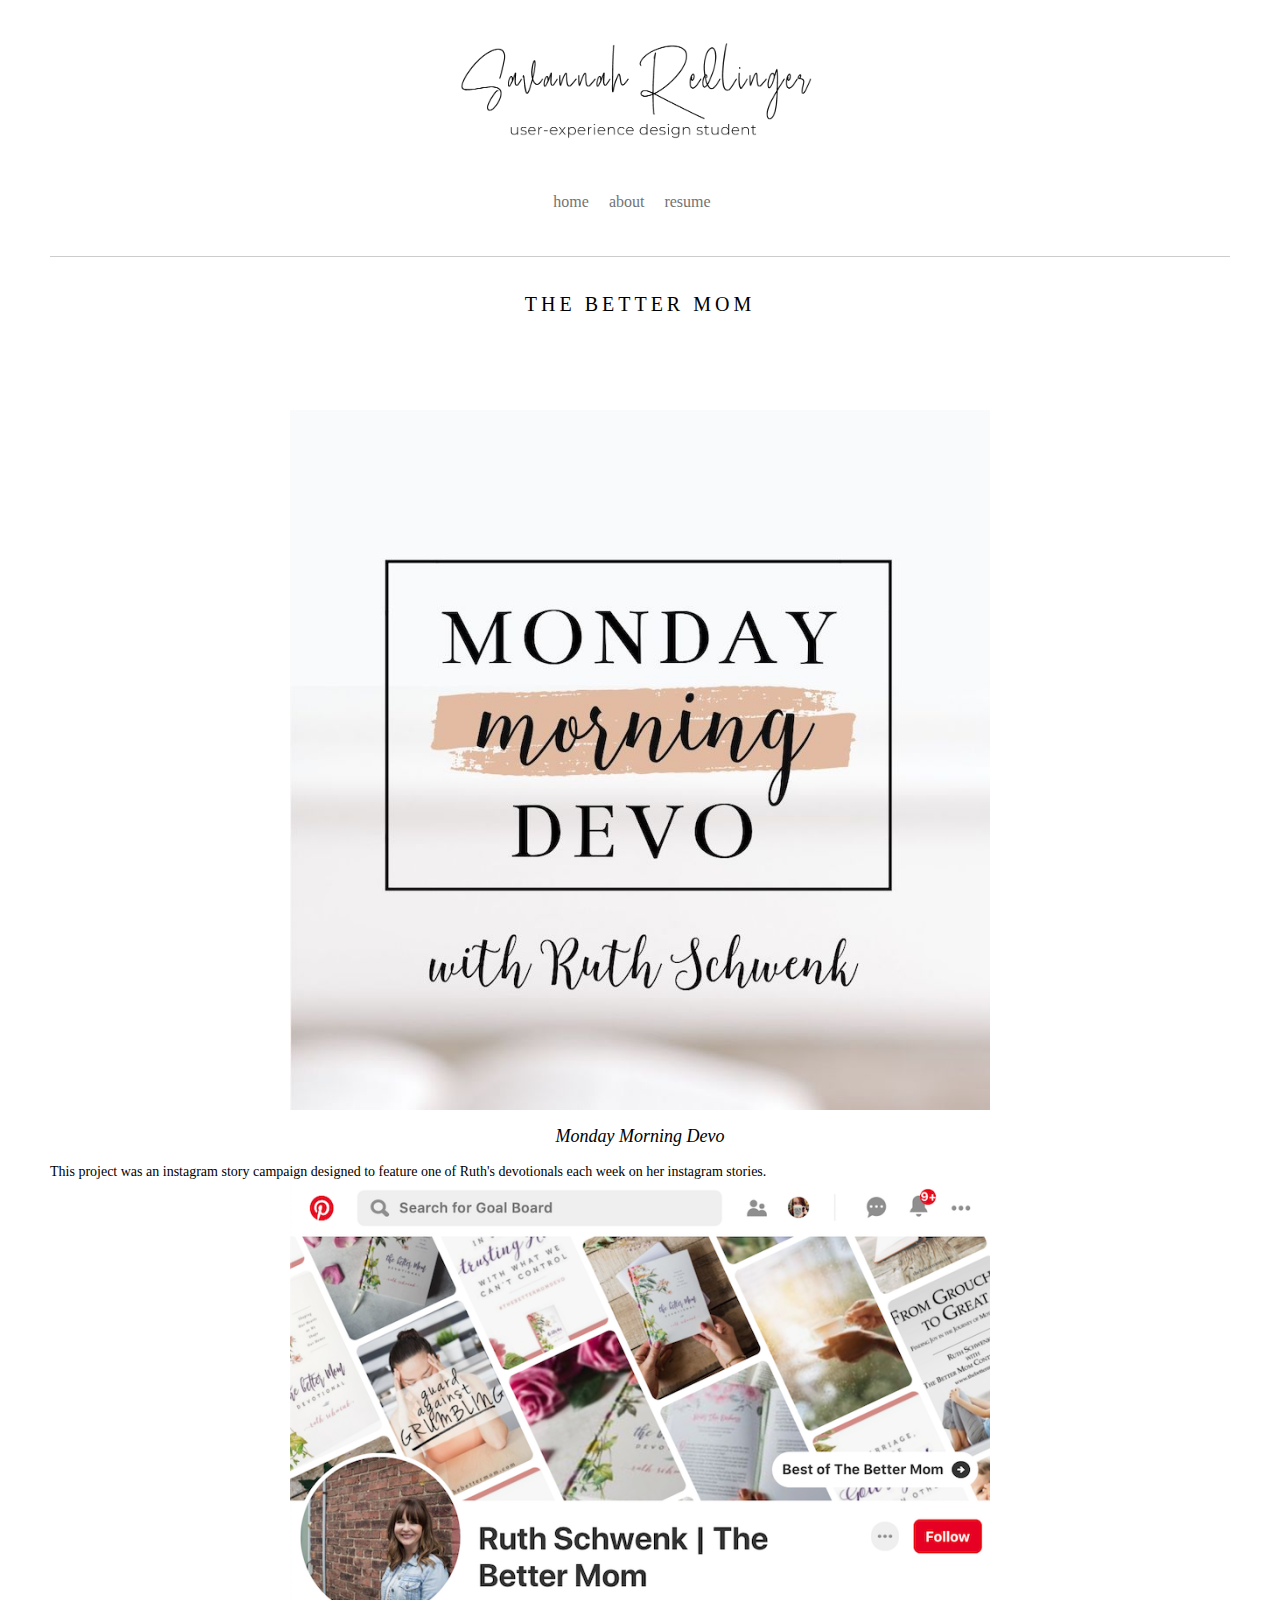
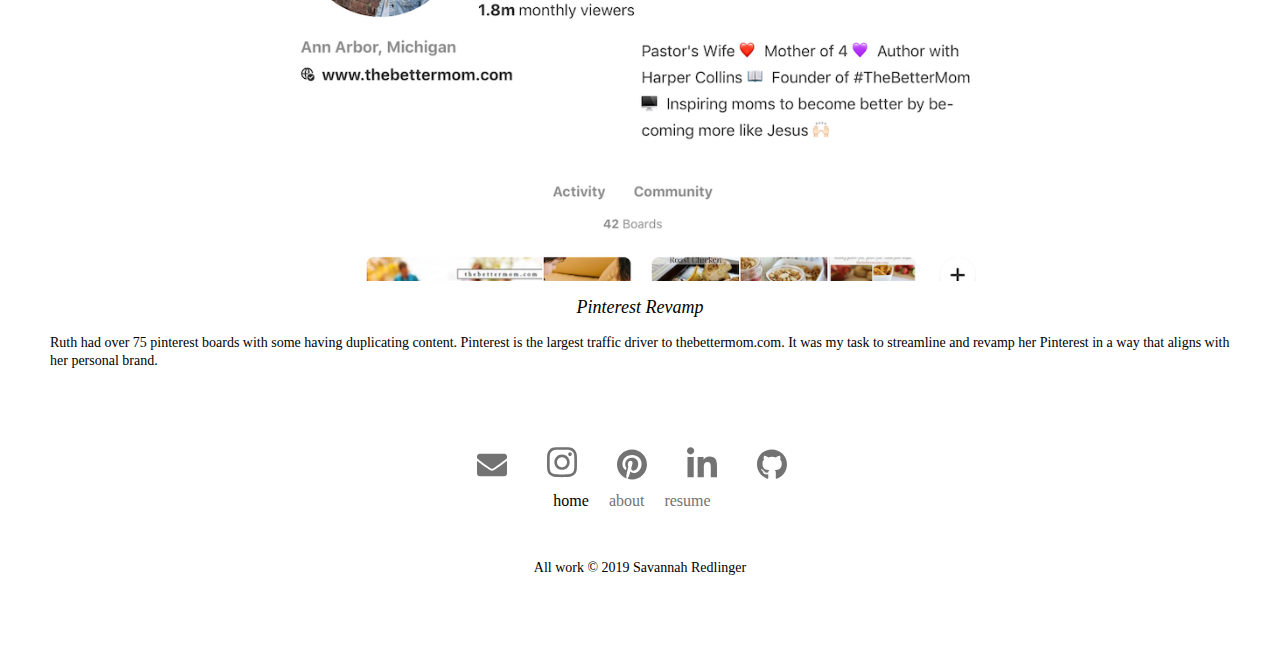
<file: thebettermom.html>
<!DOCTYPE html>
<html lang="en">
<head>
    <meta charset="UTF-8">
    <meta name="viewport" content="width=device-width, initial-scale=1.0">
    <link rel="stylesheet" type="text/css" href="css/html5reset.css">
    <link rel="stylesheet" type="text/css" href="css/style.css">
    <title> Savannah Redlinger - The Better Mom</title>
</head>
<body>
    <div class="skip"><a href="#main">Skip to Main Content</a></div>
    <div class= "container">
    <header>
        <div class = "branding"> 
                <a href="index.html" rel="home">
                    <img src="images/portfoliologo.png" alt = "savannah redlinger ux design student">
                </a>
            </div>
          
        <nav class = "top navigation">
            <ul class = "menu" >
                    <li class="menu-item">
                        <a href="index.html">home</a>
                    </li>
                    <li class="menu-item">
                        <a href="about.html">about</a>
                    </li>
            
                    <li class="menu-item">
                        <a href="resume.html" >resume</a>
                    </li>
            </ul>
        </nav>
            </header>
        <br>
    <main id="main">
            <div class="parallax"></div>
    <div class = "all">
            <hr>
           
            <h1>THE BETTER MOM</h1>
            <div class= "mmd">
                <img src="images/mmdevo.jpg" alt="Monday Morning Devo cover image">
                <h2>Monday Morning Devo</h2>
                <p>This project was an instagram story campaign designed to feature one of Ruth's devotionals each week on her instagram stories.</p>
            </div>
            <div class= "Ruth Schwenk Pinterest">
                <img src="images/ruthpinterest.png" alt="Ruth Schwenk Pinterest Front Page Screenshot">
                    <h2>Pinterest Revamp</h2>
                        <p>Ruth had over 75 pinterest boards with some having duplicating content. Pinterest is the largest traffic driver to thebettermom.com. It was my task to streamline and revamp her Pinterest in a way that aligns with her personal brand.</p>
                    </div>
            <!-- <div class= "ffbook">
                <img src="images/faithforward.jpg" alt="Faith Forward Family Devotional Book Cover">
                    <h2>Faith Forward Book Launch Emails</h2>
                        <p>Insert email text here</p>
                    </div> -->
        </div>
    </main>

</body>
<footer class="footer cf" role="contentinfo">
        <div class="wrap wide">
    
    
          <nav class="navigation column" role="navigation">
                <ul class="social-buttons">
                        <li class="social-item"><a href="mailto:savriley@umich.edu" aria-label = "email icon"><svg class="svg-inline--fa fa-envelope fa-w-16" aria-hidden="true" data-fa-processed="" data-prefix="fas" data-icon="envelope" role="img" xmlns="http://www.w3.org/2000/svg" viewBox="0 0 512 512"><path fill="currentColor" d="M502.3 190.8c3.9-3.1 9.7-.2 9.7 4.7V400c0 26.5-21.5 48-48 48H48c-26.5 0-48-21.5-48-48V195.6c0-5 5.7-7.8 9.7-4.7 22.4 17.4 52.1 39.5 154.1 113.6 21.1 15.4 56.7 47.8 92.2 47.6 35.7.3 72-32.8 92.3-47.6 102-74.1 131.6-96.3 154-113.7zM256 320c23.2.4 56.6-29.2 73.4-41.4 132.7-96.3 142.8-104.7 173.4-128.7 5.8-4.5 9.2-11.5 9.2-18.9v-19c0-26.5-21.5-48-48-48H48C21.5 64 0 85.5 0 112v19c0 7.4 3.4 14.3 9.2 18.9 30.6 23.9 40.7 32.4 173.4 128.7 16.8 12.2 50.2 41.8 73.4 41.4z"></path></svg><!-- <i class="fas fa-envelope"></i> --></a></li>
                        <li class="social-item"><a href="https://instagram.com/savannahred11" aria-label = "instagram icon" target="_blank"><svg class="svg-inline--fa fa-instagram fa-w-14" aria-hidden="true" data-fa-processed="" data-prefix="fab" data-icon="instagram" role="img" xmlns="http://www.w3.org/2000/svg" viewBox="0 0 448 512"><path fill="currentColor" d="M224.1 141c-63.6 0-114.9 51.3-114.9 114.9s51.3 114.9 114.9 114.9S339 319.5 339 255.9 287.7 141 224.1 141zm0 189.6c-41.1 0-74.7-33.5-74.7-74.7s33.5-74.7 74.7-74.7 74.7 33.5 74.7 74.7-33.6 74.7-74.7 74.7zm146.4-194.3c0 14.9-12 26.8-26.8 26.8-14.9 0-26.8-12-26.8-26.8s12-26.8 26.8-26.8 26.8 12 26.8 26.8zm76.1 27.2c-1.7-35.9-9.9-67.7-36.2-93.9-26.2-26.2-58-34.4-93.9-36.2-37-2.1-147.9-2.1-184.9 0-35.8 1.7-67.6 9.9-93.9 36.1s-34.4 58-36.2 93.9c-2.1 37-2.1 147.9 0 184.9 1.7 35.9 9.9 67.7 36.2 93.9s58 34.4 93.9 36.2c37 2.1 147.9 2.1 184.9 0 35.9-1.7 67.7-9.9 93.9-36.2 26.2-26.2 34.4-58 36.2-93.9 2.1-37 2.1-147.8 0-184.8zM398.8 388c-7.8 19.6-22.9 34.7-42.6 42.6-29.5 11.7-99.5 9-132.1 9s-102.7 2.6-132.1-9c-19.6-7.8-34.7-22.9-42.6-42.6-11.7-29.5-9-99.5-9-132.1s-2.6-102.7 9-132.1c7.8-19.6 22.9-34.7 42.6-42.6 29.5-11.7 99.5-9 132.1-9s102.7-2.6 132.1 9c19.6 7.8 34.7 22.9 42.6 42.6 11.7 29.5 9 99.5 9 132.1s2.7 102.7-9 132.1z"></path></svg><!-- <i class="fab fa-instagram"></i> --></a></li>
                        <li class="social-item"><a href="https://www.pinterest.com/savannahred11/" aria-label = "pinterest icon" target="_blank"><svg class="svg-inline--fa fa-pinterest fa-w-16" aria-hidden="true" data-fa-processed="" data-prefix="fab" data-icon="pinterest" role="img" xmlns="http://www.w3.org/2000/svg" viewBox="0 0 496 512"><path fill="currentColor" d="M496 256c0 137-111 248-248 248-25.6 0-50.2-3.9-73.4-11.1 10.1-16.5 25.2-43.5 30.8-65 3-11.6 15.4-59 15.4-59 8.1 15.4 31.7 28.5 56.8 28.5 74.8 0 128.7-68.8 128.7-154.3 0-81.9-66.9-143.2-152.9-143.2-107 0-163.9 71.8-163.9 150.1 0 36.4 19.4 81.7 50.3 96.1 4.7 2.2 7.2 1.2 8.3-3.3.8-3.4 5-20.3 6.9-28.1.6-2.5.3-4.7-1.7-7.1-10.1-12.5-18.3-35.3-18.3-56.6 0-54.7 41.4-107.6 112-107.6 60.9 0 103.6 41.5 103.6 100.9 0 67.1-33.9 113.6-78 113.6-24.3 0-42.6-20.1-36.7-44.8 7-29.5 20.5-61.3 20.5-82.6 0-19-10.2-34.9-31.4-34.9-24.9 0-44.9 25.7-44.9 60.2 0 22 7.4 36.8 7.4 36.8s-24.5 103.8-29 123.2c-5 21.4-3 51.6-.9 71.2C65.4 450.9 0 361.1 0 256 0 119 111 8 248 8s248 111 248 248z"></path></svg><!-- <i class="fab fa-pinterest"></i> --></a></li>
                        <li class="social-item"><a href="https://www.linkedin.com/in/savannah-redlinger/" aria-label = "linkedin icon" target="_blank"><svg class="svg-inline--fa fa-linkedin-in fa-w-14" aria-hidden="true" data-fa-processed="" data-prefix="fab" data-icon="linkedin-in" role="img" xmlns="http://www.w3.org/2000/svg" viewBox="0 0 448 512"><path fill="currentColor" d="M100.3 480H7.4V180.9h92.9V480zM53.8 140.1C24.1 140.1 0 115.5 0 85.8 0 56.1 24.1 32 53.8 32c29.7 0 53.8 24.1 53.8 53.8 0 29.7-24.1 54.3-53.8 54.3zM448 480h-92.7V334.4c0-34.7-.7-79.2-48.3-79.2-48.3 0-55.7 37.7-55.7 76.7V480h-92.8V180.9h89.1v40.8h1.3c12.4-23.5 42.7-48.3 87.9-48.3 94 0 111.3 61.9 111.3 142.3V480z"></path></svg><!-- <i class="fab fa-linkedin-in"></i> --></a></li>
                        <li class="social-item"><a href="https://github.com/savannahred" aria-label = "github icon" target="_blank"><svg class="svg-inline--fa fa-github fa-w-16" aria-hidden="true" data-fa-processed="" data-prefix="fab" data-icon="github" role="img" xmlns="http://www.w3.org/2000/svg" viewBox="0 0 496 512"><path fill="currentColor" d="M165.9 397.4c0 2-2.3 3.6-5.2 3.6-3.3.3-5.6-1.3-5.6-3.6 0-2 2.3-3.6 5.2-3.6 3-.3 5.6 1.3 5.6 3.6zm-31.1-4.5c-.7 2 1.3 4.3 4.3 4.9 2.6 1 5.6 0 6.2-2s-1.3-4.3-4.3-5.2c-2.6-.7-5.5.3-6.2 2.3zm44.2-1.7c-2.9.7-4.9 2.6-4.6 4.9.3 2 2.9 3.3 5.9 2.6 2.9-.7 4.9-2.6 4.6-4.6-.3-1.9-3-3.2-5.9-2.9zM244.8 8C106.1 8 0 113.3 0 252c0 110.9 69.8 205.8 169.5 239.2 12.8 2.3 17.3-5.6 17.3-12.1 0-6.2-.3-40.4-.3-61.4 0 0-70 15-84.7-29.8 0 0-11.4-29.1-27.8-36.6 0 0-22.9-15.7 1.6-15.4 0 0 24.9 2 38.6 25.8 21.9 38.6 58.6 27.5 72.9 20.9 2.3-16 8.8-27.1 16-33.7-55.9-6.2-112.3-14.3-112.3-110.5 0-27.5 7.6-41.3 23.6-58.9-2.6-6.5-11.1-33.3 2.6-67.9 20.9-6.5 69 27 69 27 20-5.6 41.5-8.5 62.8-8.5s42.8 2.9 62.8 8.5c0 0 48.1-33.6 69-27 13.7 34.7 5.2 61.4 2.6 67.9 16 17.7 25.8 31.5 25.8 58.9 0 96.5-58.9 104.2-114.8 110.5 9.2 7.9 17 22.9 17 46.4 0 33.7-.3 75.4-.3 83.6 0 6.5 4.6 14.4 17.3 12.1C428.2 457.8 496 362.9 496 252 496 113.3 383.5 8 244.8 8zM97.2 352.9c-1.3 1-1 3.3.7 5.2 1.6 1.6 3.9 2.3 5.2 1 1.3-1 1-3.3-.7-5.2-1.6-1.6-3.9-2.3-5.2-1zm-10.8-8.1c-.7 1.3.3 2.9 2.3 3.9 1.6 1 3.6.7 4.3-.7.7-1.3-.3-2.9-2.3-3.9-2-.6-3.6-.3-4.3.7zm32.4 35.6c-1.6 1.3-1 4.3 1.3 6.2 2.3 2.3 5.2 2.6 6.5 1 1.3-1.3.7-4.3-1.3-6.2-2.2-2.3-5.2-2.6-6.5-1zm-11.4-14.7c-1.6 1-1.6 3.6 0 5.9 1.6 2.3 4.3 3.3 5.6 2.3 1.6-1.3 1.6-3.9 0-6.2-1.4-2.3-4-3.3-5.6-2z"></path></svg><!-- <i class="fab fa-github"></i> --></a></li>
                    </ul>
            <ul class = "menu" >
                    <li class="menu-item is-active">
                        <a href="index.html">home</a>
                    </li>
                    <li class="menu-item">
                            <a href="about.html">about</a>
                    </li>

                    <li class="menu-item">
                        <a href="resume.pdf" >resume</a>
                    </li>
                    </ul>
          </nav>
    
          <p class="footer-copyright">
    All work © 2019 Savannah Redlinger
          </p>
    
    
        </div>
      </footer>
</div>
</html>

</body>
</html>
</file>
<file: css/style.css>
.container{
    display: grid;
    grid-template-columns: 50px auto 50px;
    grid-template-rows: 225px auto auto auto auto auto;
    grid-row-gap: 15px;
}
header{
    grid-column: 1/4;
    grid-row:1;
    height: 100px;
}

header img {
    width: 25em;
    margin-left: auto;
    margin-right: auto;
    display: block;

}
.directory img:hover{
    opacity: 0.5;
}
.skip a{
    background: white;
    left: 0;
    padding: 6px;
    position: absolute;
    top: -40px   /*Your code here - place 40px higher */;
    -webkit-transition: top 1s ease-out;
    transition: top 1s ease-out;
    z-index: 1;
  }
  
  .skip a:focus{
    top: 10px;
  /*Add the selector and rule to move the skip link to the exact top.*/
  }

a{
    text-decoration: none;
    color: #737373;
}
.menu-item.is-active a {
    color: black;
}
nav ul{
    list-style-type: none;
  }

nav {
    justify-content: center;
    font-family: Montserrat;
    font-style: normal;
    font-size: 1em;
    padding: 0;
    text-align: center;
    margin: auto;
    width:100%;
}
.navigation li{
    display: block;
    text-align: center;
    padding: 0 1em 0 0;
    margin: 0;
    color: black;
}

h1{
font-family: Didot;
font-style: normal;
font-weight: normal;
text-align: center;
font-size: 20px;
line-height: 23px;
letter-spacing: 0.2em;
margin-bottom: 8%;
}

h2{
    font-family: Didot;
    font-style: italic;
    font-weight: normal;
    text-align: center;
    font-size: 18px;
    line-height: 23px;
    margin: 15px auto;
    }
p {
    grid-column: 2;
    grid-row: 3;
    font-family: Montserrat;
    font-style: normal;
    font-weight: normal;
    font-size: 14px;
    line-height: 18px;
    padding-bottom: 50px;
    text-align: center;
}
.all p{
    text-align: left;
    padding: 0;
}
.all h1{
    margin-top: 35px;
}
.all li{
    font-family: Montserrat;
    font-style: normal;
    font-weight: normal;
    font-size: 14px;
    line-height: 18px;
    text-align: left;
}

img{
    grid-column: 2;
    justify-content: center;
    width: 100%;
    height: auto;
    margin-bottom: 10px;

}

footer{
    grid-column: 1/4;
    grid-row: 3/ auto;
}
.social-buttons{
    grid-column: 1/4;
    grid-row: 3/4;
    margin: 0 3em;
    padding: 0;
} 
svg{
    width:30px;
    padding: 10px;
}
footer li{
    display: inline-block;
    margin: auto;
    
}
footer nav{
    margin: 50px auto;
}
.footer-copyright{
    text-align: center;
    padding-bottom: 50px;
}
main ul{
    padding-left: 30px;
}


.travelphotos{
    height: 100%;
    padding-bottom: 5%;
}
.flip-card img{
    display: block;
}
.flip-card {
    background-color: transparent;
    width: 300px;
    height: 300px;
    /* border: 1px solid #f1f1f1; */
  }
  
  /* This container is needed to position the front and back side */
  .flip-card-inner {
    position: relative;
    width: 100%;
    height: 100%;
    text-align: center;
    transition: transform 0.8s;
    transform-style: preserve-3d;
    image-orientation: initial;
  }
  
  /* Do an horizontal flip when you move the mouse over the flip box container */
  .flip-card:hover .flip-card-inner {
    transform: rotateY(180deg);
  }
  
  /* Position the front and back side */
  .flip-card-front, .flip-card-back {
    position: absolute;
    width: 100%;
    height: 100%;
    backface-visibility: hidden;
  }
  
  /* Style the front side (fallback if image is missing) */
  .flip-card-front {
    background-color: transparent;
    color: black;
  }
  
  /* Style the back side */
  .flip-card-back {
    background-color: white;
    color: black;
    transform: rotateY(180deg);
  }
  .flip-card-back p{
      text-align: center;
  }
.travelphotos {
    display: flex;
    flex-wrap: wrap;
    justify-content: center;
    justify-content: space-around;
    align-items: center;
}
.horizontalphotos {
    display: flex;
    flex-direction: row;
    flex-wrap: wrap;
    justify-content: space-around;
    align-self: center;
    padding-top: 8%;
}
.rowthree {
    display: flex;
    flex-direction: row;
    flex-wrap: wrap;
    justify-content: space-around;
    align-self: center;
}
.travelphotos .flip-card{
    width: 300px;
    height: 500px;
}

/* .parallax{
    background-image: url("images/para.png");
    height: 900px;
    background-attachment: fixed;
    background-position: center;
    background-repeat: no-repeat;
    background-size: cover;
} */


@media screen and (prefers-reduced-motion: reduce){
    html{
        scroll-behavior: auto; /* Removes scroll animation */
    }
  
    .skip a{
      background: white;
      left: 0;
      padding: 6px;
      position: absolute;
      top: -40px;
      -webkit-transition: none !important; /* Your code here - set to default setting */
      transition: none !important; /* Your code here - set to default setting */
      z-index: 1;
    }
  
    .skip a:focus{
      top:0;
    }
  }
  @media screen and (min-width: 500px){
    .navigation li{
        display: inline-block;
        text-align: center;
        padding: 0 1em 0 0;
        margin: 0;
        color: black;
    }
  }
  @media screen and (min-width: 800px){
    .navigation li{
        display: inline-block;
        text-align: center;
        padding: 0 1em 0 0;
        margin: 0;
        color: black;
    }
    .personal h1{
        padding-top: 50px;
    }
    .michnews{
        display: grid;
        grid-template-columns: 1fr 1fr;
        grid-template-rows: auto 50px;
        grid-column-gap: 15px;
    }
   .michnews img{
       grid-column: 1;
       max-width: 450px;
       display: block;
    margin-left: auto;
    margin-right: auto;
   }
   .newstext{
       grid-column: 2;
       padding: 20px;
       margin: auto;
   }
   .thebettermom{
    display: grid;
    grid-template-columns: 1fr 1fr;
    grid-template-rows: auto;
    grid-column-gap: 15px;
    grid-row-gap:50px;
   }
   .thebettermom a{
    grid-column: 1;
    max-width: 450px;
    display: block;
    margin-left: auto;
    margin-right: auto;
   }
  .tbmtext {
    grid-column: 2;
    padding-top: 30px;
    margin: auto;
  }
  .diy{
    display: grid;
    grid-template-columns: 1fr 1fr;
    grid-template-rows: auto;
    grid-column-gap: 15px;
  }
  .diy a{
    grid-column: 1;
    max-width: 450px;
    display: block;
    margin-left: auto;
    margin-right: auto;
  }
  .diytext{
    grid-column: 2;
    padding: 20px;
    margin: auto;
      
  }


  /* michnews.html desktop styling */
  
  .all img{
    max-width: 700px;
    display: block;
    margin-left: auto;
    margin-right: auto;

  }
  .travelphotos .flip-card{
    width: 300px;
    height: 300px;
}

  }
</file>
<file: css/aboutstyle.css>
.container{
    display: grid;
    grid-template-columns: 50px auto 50px;
    grid-template-rows: 200px auto auto auto auto auto;
    grid-row-gap: 15px;
}
header{
    grid-column: 1/4;
    grid-row:1;
    height: 100px;
}

header img {
    width: 25em;
    margin-left: auto;
    margin-right: auto;
    display: block;

}
.skip a{
    background: white;
    left: 0;
    padding: 6px;
    position: absolute;
    top: -40px   /*Your code here - place 40px higher */;
    -webkit-transition: top 1s ease-out;
    transition: top 1s ease-out;
    z-index: 1;
  }
  
  .skip a:focus{
    top: 10px;
  /*Add the selector and rule to move the skip link to the exact top.*/
  }

a{
    text-decoration: none;
    color: #737373;
}
.menu-item.is-active a {
    color: black;
}
nav ul{
    list-style-type: none;
  }

nav {
    justify-content: center;
    font-family: Montserrat;
    font-style: normal;
    font-size: 1em;
    padding: 0; 
    text-align: center;
    margin: auto;
    width:100%;
}
.navigation li{
    display: inline-block;
    text-align: center;
    padding: 0 1em 0 0;
    margin: 0;
    color: black;
}

h1{
font-family: Didot;
font-style: normal;
font-weight: normal;
text-align: center;
font-size: 20px;
line-height: 23px;
letter-spacing: 0.2em;
margin-bottom: 8%;
}

h2{
    font-family: Didot;
    font-style: italic;
    font-weight: normal;
    text-align: center;
    font-size: 18px;
    line-height: 23px;
    margin: 15px auto;
    }
p {
    font-family: Montserrat;
    font-style: normal;
    font-weight: normal;
    font-size: 14px;
    line-height: 18px;
    text-align: left;

}

img{
    grid-column: 2;
    justify-content: center;
    width: 100%;
    height: auto;
    margin-bottom: 10px;

}

.aboutcontainer img{
    margin-top: 30px;
}
.aboutcontainer li{
    font-family: Montserrat;
    font-style: normal;
    font-weight: normal;
    font-size: 14px;
    line-height: 18px;
    text-align: left;
}
footer{
    grid-column: 1/4;
    grid-row: 3/ auto;
}
.social-buttons{
    grid-column: 1/4;
    grid-row: 3/4;
    margin: 0 4em;
    padding: 0;
} 
svg{
    width:30px;
    padding: 10px;
}
footer li{
    display: inline-block;
    margin: auto;
    
}
footer nav{
    margin: 50px auto;
    margin: 50px auto;
}
.footer-copyright{
    text-align: center;
    padding-bottom: 50px;
}
h3{
    font-family: Didot;
    font-style: italic;
    font-weight: normal;
    text-align: center;
    font-size: 15px;
    line-height: 23px;
    margin: 15px auto;
}

input[type=text], textarea, input[type=email]{
    font-family: Montserrat;
    width: 100%;
    padding: 12px;
    border: 1px solid #ccc;
    border-radius: 4px;
    box-sizing: border-box;
    margin-top: 6px;
    margin-bottom: 16px;
    resize: vertical;
  }
  
  button[type=submit] {
    background-color: #737373;
    color: white;
    padding: 12px 20px;
    border: none;
    border-radius: 4px;
    cursor: pointer;
  }
  
  button[type=submit]:hover {
    background-color: lightskyblue;
  }
  
  .contact {
    font-family: Montserrat;
    border-radius: 5px;
    background-color: #f2f2f2;
    padding: 20px;
  }



  




  @media screen and (prefers-reduced-motion: reduce){
    html{
        scroll-behavior: auto; /* Removes scroll animation */
    }
  
    .skip a{
      background: white;
      left: 0;
      padding: 6px;
      position: absolute;
      top: -40px;
      -webkit-transition: none !important; /* Your code here - set to default setting */
      transition: none !important; /* Your code here - set to default setting */
      z-index: 1;
    }
  
    .skip a:focus{
      top:0;
    }
  }
  @media screen and (min-width: 800px){
    .aboutcontainer{
        display: grid;
        grid-template-columns: 1fr 1fr;
        grid-template-rows: auto auto;
    }
   .aboutcontainer img{
     grid-row: 1;
       grid-column: 1;
       max-width: 450px;
       display: block;
        margin-left: auto;
        margin-right: auto;
   }
   .abouttext{
       grid-column: 2;
       grid-row: 1;
       padding: 20px;
   }
   .aboutcontainer ul{
       padding-left: 30px;
   }
/* effect comes from:https://codepen.io/juanbrujo/pen/yGpAK */
.retroshadow {
    font-family: "Avant Garde", Avantgarde, "Century Gothic", CenturyGothic, "AppleGothic", sans-serif;
    font-size: 30px;
    padding: 30px 20px;
    text-align: center;
    text-transform: uppercase;
    text-rendering: optimizeLegibility;
    color: #2c2c2c;
    letter-spacing: .05em;
    text-shadow: 
      4px 4px 0px #d5d5d5, 
      7px 7px 0px rgba(0, 0, 0, 0.2);
  }
  }
</file>
